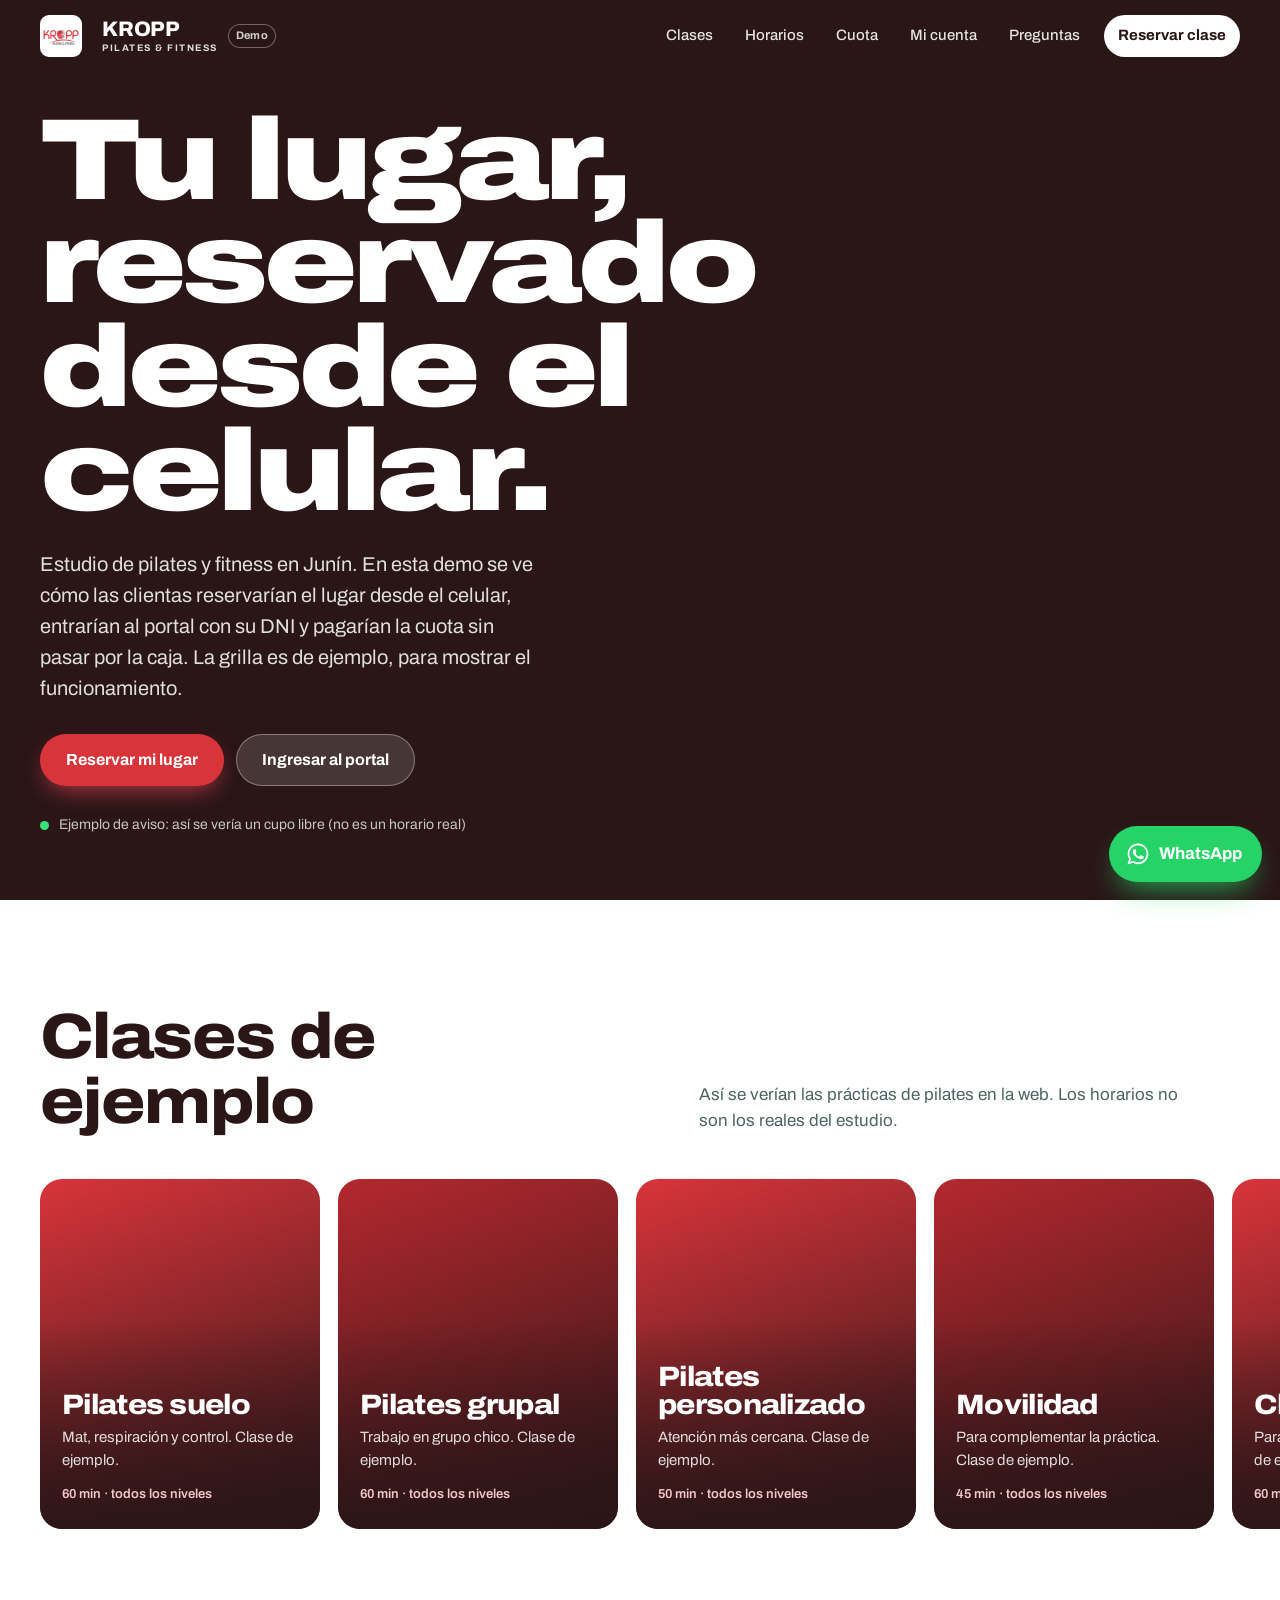
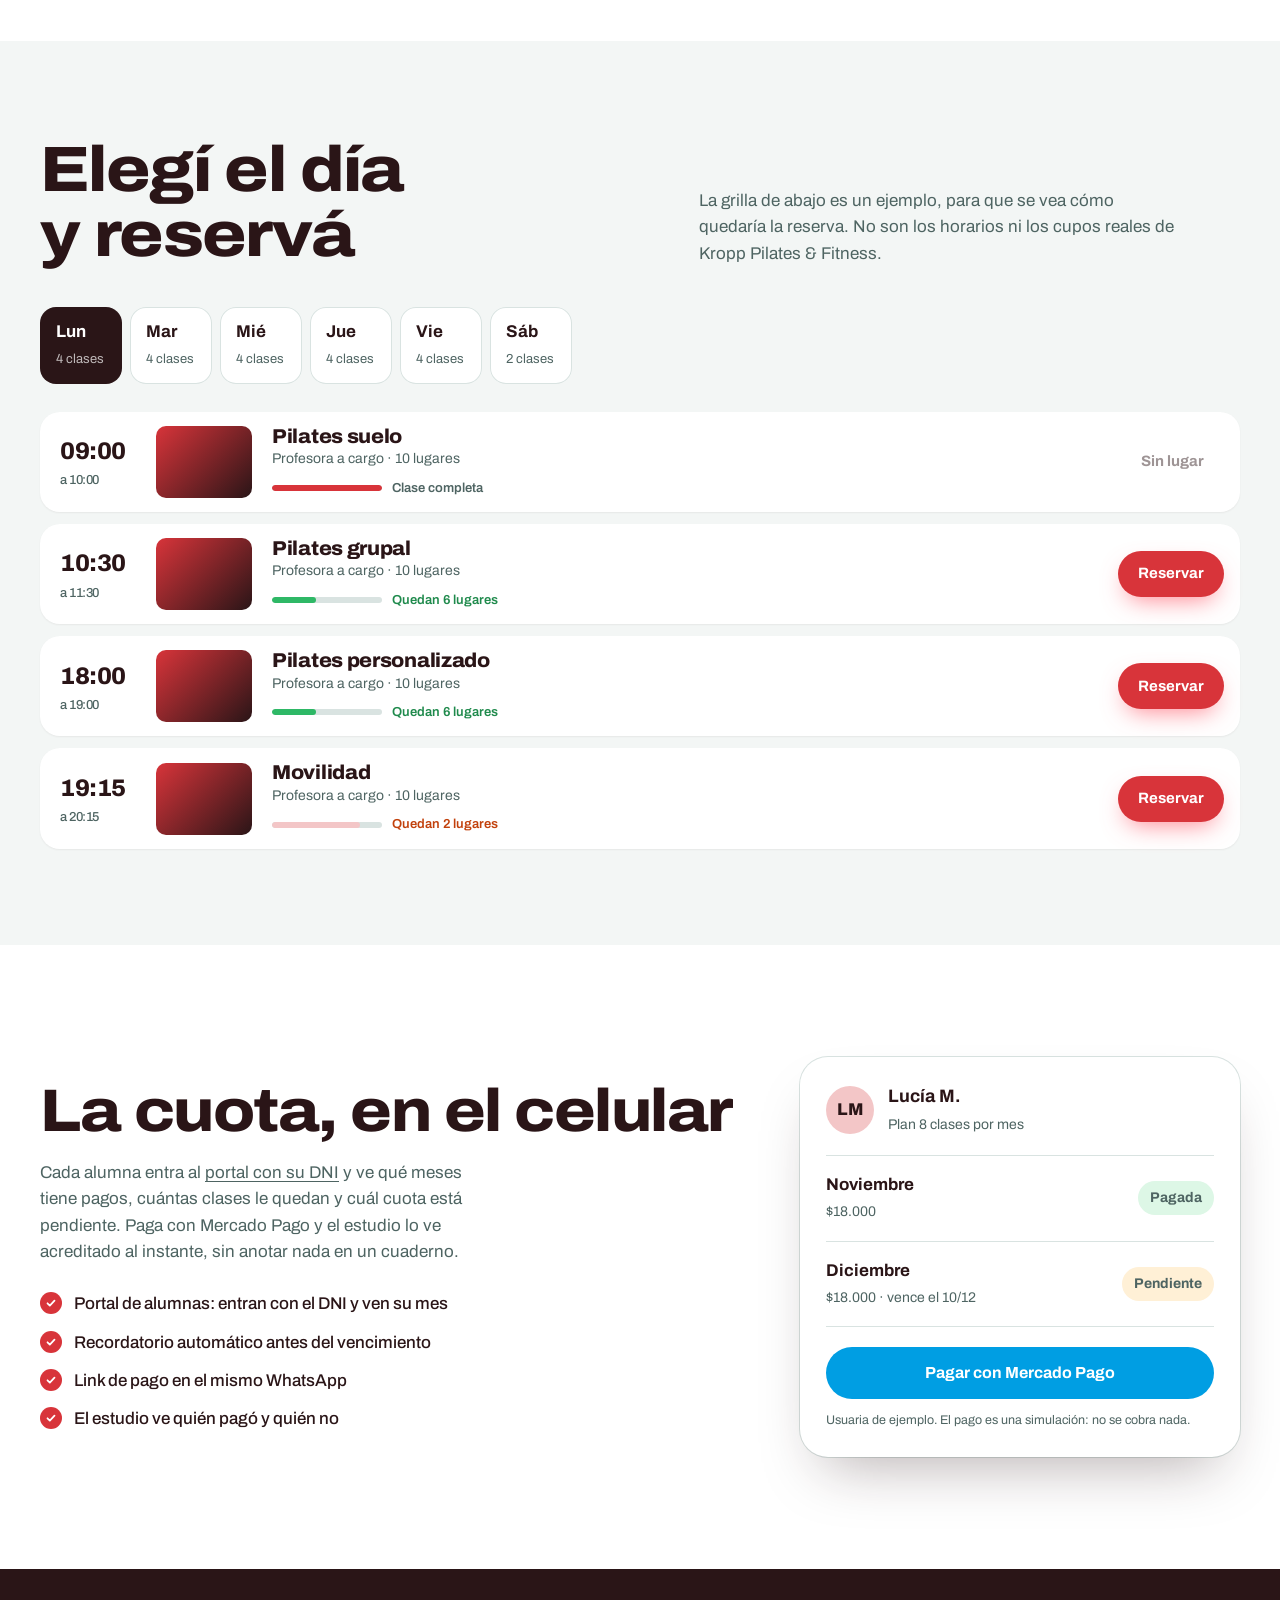
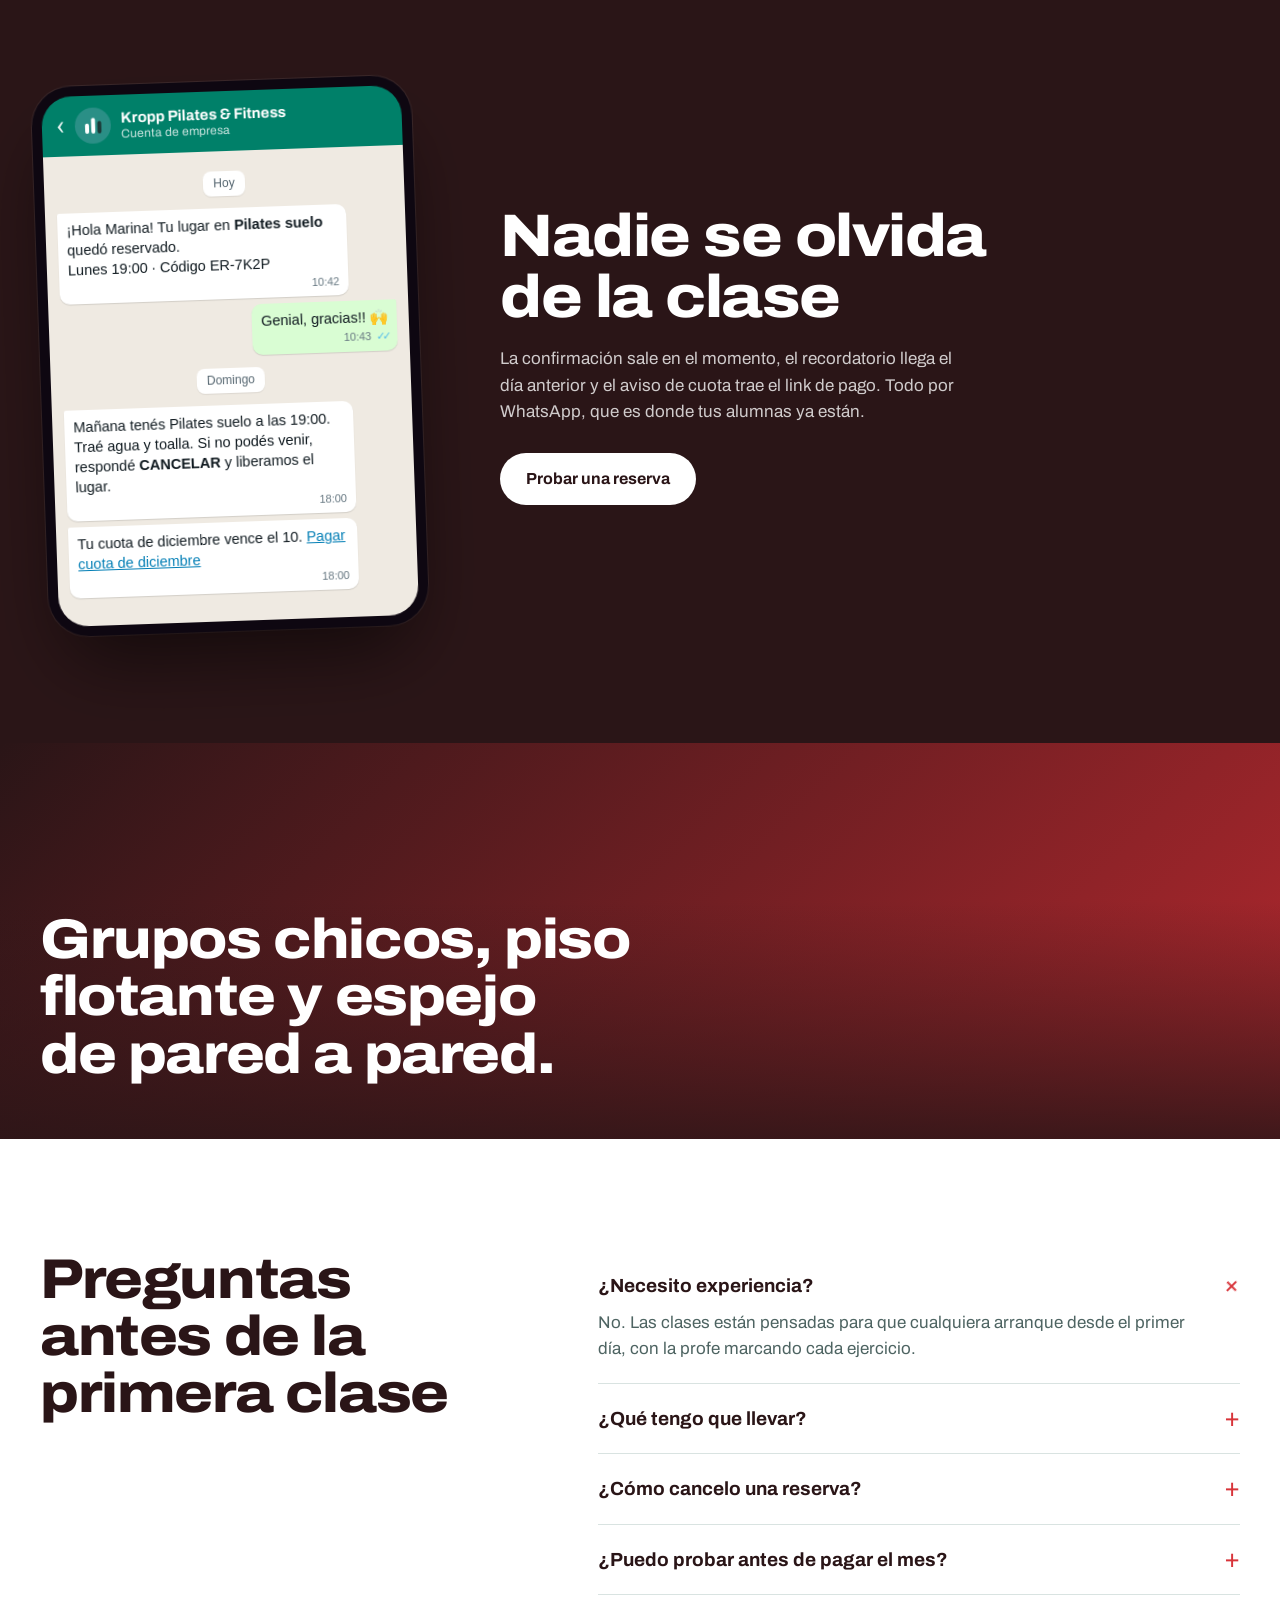
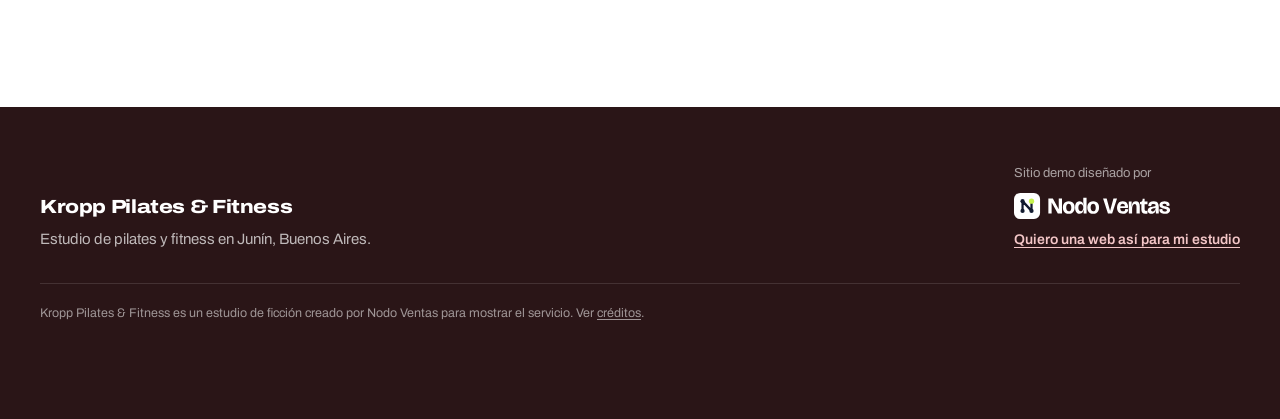
<file: index.html>
<!DOCTYPE html>
<html lang="es-AR">
<head>
  <meta charset="utf-8">
  <meta name="viewport" content="width=device-width, initial-scale=1, viewport-fit=cover">
  <title>Kropp Pilates & Fitness · Junín</title>
  <meta name="description" content="Demo de Nodo Ventas para Kropp Pilates & Fitness, estudio de pilates y fitness en Junín: reserva desde el celular, portal y cuota. Horarios y precios de ejemplo.">
  <meta name="robots" content="noindex, nofollow">
  <meta name="theme-color" content="#1C3A38">
  <link rel="icon" href="favicon.svg" type="image/svg+xml">
  <link rel="preconnect" href="https://fonts.googleapis.com">
  <link rel="preconnect" href="https://fonts.gstatic.com" crossorigin>
  <link href="https://fonts.googleapis.com/css2?family=Archivo:wdth,wght@62..125,400..900&display=swap" rel="stylesheet">
  <link rel="stylesheet" href="styles.css">
</head>
<body>
  <a class="skip" href="#contenido">Saltar al contenido</a>

  <header class="site-header" id="top">
    <div class="wrap header-inner">
      <a class="brand" href="#inicio" aria-label="Kropp Pilates & Fitness, inicio">
        <img src="img/brand/logo.jpg" alt="Logo de Kropp Pilates & Fitness" style="height:42px;width:42px;border-radius:9px;object-fit:cover;display:block;flex:none"><span class="brand-wordmark" aria-hidden="true" style="margin-left:10px"><span class="wm-name">Kropp</span><span class="wm-sub">Pilates &amp; Fitness</span></span>
      </a>
      <a class="demo-tag" href="oferta/" title="Sitio demo hecho por Nodo Ventas">Demo</a>
      <button class="menu-btn" type="button" aria-expanded="false" aria-controls="nav" aria-label="Abrir menú"><span></span><span></span></button>
      <nav class="nav" id="nav">
        <a href="#clases">Clases</a>
        <a href="#horarios">Horarios</a>
        <a href="#cuota">Cuota</a>
        <a href="mi-cuenta/">Mi cuenta</a>
        <a href="#preguntas">Preguntas</a>
        <a class="nav-cta" href="#horarios">Reservar clase</a>
      </nav>
    </div>
  </header>

  <main id="contenido">
    <section class="hero" id="inicio">
      
      <div class="hero-shade" aria-hidden="true"></div>
      <div class="wrap hero-inner">
        <div class="hero-copy">
        <h1 class="hero-title"><span>Tu lugar, reservado</span> <span>desde el celular.</span></h1>
        <p class="hero-lead">Estudio de pilates y fitness en Junín. En esta demo se ve cómo las clientas reservarían el lugar desde el celular, entrarían al portal con su DNI y pagarían la cuota sin pasar por la caja. La grilla es de ejemplo, para mostrar el funcionamiento.</p>
        <div class="hero-actions">
          <a class="btn btn-coral" href="#horarios">Reservar mi lugar</a>
          <a class="btn btn-glass" href="mi-cuenta/">Ingresar al portal</a>
        </div>
        <p class="hero-meta"><span class="live-dot" aria-hidden="true"></span> Ejemplo de aviso: así se vería un cupo libre (no es un horario real)</p>
        </div>
      </div>
    </section>

    <section class="clases" id="clases" aria-labelledby="clases-title">
      <div class="wrap section-head">
        <h2 id="clases-title">Clases de ejemplo</h2>
        <p>Así se verían las prácticas de pilates en la web. Los horarios no son los reales del estudio.</p>
      </div>
      <div class="rail" tabindex="0" aria-label="Clases del estudio">
        <article class="class-tile">
          <div class="tile-copy"><h3>Pilates suelo</h3><p>Mat, respiración y control. Clase de ejemplo.</p><span class="tile-meta">60 min · todos los niveles</span></div>
        </article>
        <article class="class-tile">
          <div class="tile-copy"><h3>Pilates grupal</h3><p>Trabajo en grupo chico. Clase de ejemplo.</p><span class="tile-meta">60 min · todos los niveles</span></div>
        </article>
        <article class="class-tile">
          <div class="tile-copy"><h3>Pilates personalizado</h3><p>Atención más cercana. Clase de ejemplo.</p><span class="tile-meta">50 min · todos los niveles</span></div>
        </article>
        <article class="class-tile">
          <div class="tile-copy"><h3>Movilidad</h3><p>Para complementar la práctica. Clase de ejemplo.</p><span class="tile-meta">45 min · todos los niveles</span></div>
        </article>
        <article class="class-tile">
          <div class="tile-copy"><h3>Clase inicial</h3><p>Para dar los primeros pasos. Clase de ejemplo.</p><span class="tile-meta">60 min · inicial</span></div>
        </article>
        <article class="class-tile">
          <div class="tile-copy"><h3>Cierre suave</h3><p>Estiramiento final. Clase de ejemplo.</p><span class="tile-meta">45 min · todos los niveles</span></div>
        </article>
      </div>
    </section>

    <section class="horarios" id="horarios" aria-labelledby="horarios-title">
      <div class="wrap">
        <div class="section-head">
          <h2 id="horarios-title">Elegí el día y reservá</h2>
          <p>La grilla de abajo es un ejemplo, para que se vea cómo quedaría la reserva. No son los horarios ni los cupos reales de Kropp Pilates & Fitness.</p>
        </div>
        <div class="days" role="tablist" aria-label="Día de la semana" id="days"></div>
        <div class="schedule" id="schedule" role="tabpanel" aria-live="polite"></div>
      </div>
    </section>

    <section class="cuota" id="cuota" aria-labelledby="cuota-title">
      <div class="wrap cuota-grid">
        <div class="cuota-copy">
          <h2 id="cuota-title">La cuota, en el celular</h2>
          <p>Cada alumna entra al <a href="mi-cuenta/">portal con su DNI</a> y ve qué meses tiene pagos, cuántas clases le quedan y cuál cuota está pendiente. Paga con Mercado Pago y el estudio lo ve acreditado al instante, sin anotar nada en un cuaderno.</p>
          <ul class="ticks">
            <li>Portal de alumnas: entran con el DNI y ven su mes</li>
            <li>Recordatorio automático antes del vencimiento</li>
            <li>Link de pago en el mismo WhatsApp</li>
            <li>El estudio ve quién pagó y quién no</li>
          </ul>
        </div>
        <div class="account" aria-label="Cuenta de alumna de ejemplo">
          <div class="account-head">
            <div class="avatar" aria-hidden="true">LM</div>
            <div><strong>Lucía M.</strong><span>Plan 8 clases por mes</span></div>
          </div>
          <div class="fee-row"><div><strong>Noviembre</strong><span>$18.000</span></div><span class="badge badge-ok">Pagada</span></div>
          <div class="fee-row" id="fee-dic"><div><strong>Diciembre</strong><span>$18.000 · vence el 10/12</span></div><span class="badge badge-pend" id="badge-dic">Pendiente</span></div>
          <button class="btn btn-mp" type="button" id="btn-mp">Pagar con Mercado Pago</button>
          <p class="fine-print">Usuaria de ejemplo. El pago es una simulación: no se cobra nada.</p>
        </div>
      </div>
    </section>

    <section class="avisos" aria-labelledby="avisos-title">
      <div class="wrap avisos-grid">
        <div class="phone" aria-hidden="true">
          <div class="wa-top"><span class="wa-back">‹</span><span class="wa-ava"><svg viewBox="0 0 64 64"><rect width="64" height="64" rx="32" fill="#2A8F86"/><rect x="18" y="28" width="7" height="18" rx="3.5" fill="#fff"/><rect x="29" y="18" width="7" height="28" rx="3.5" fill="#fff"/><rect x="40" y="24" width="7" height="22" rx="3.5" fill="#1C3A38"/></svg></span><span class="wa-name"><b>Kropp Pilates & Fitness</b><small>Cuenta de empresa</small></span></div>
          <div class="wa-body">
            <div class="wa-day">Hoy</div>
            <div class="bubble in"><p>¡Hola Marina! Tu lugar en <b>Pilates suelo</b> quedó reservado.<br>Lunes 19:00 · Código ER-7K2P</p><time>10:42</time></div>
            <div class="bubble out"><p>Genial, gracias!! 🙌</p><time>10:43 <span class="ticks-blue">✓✓</span></time></div>
            <div class="wa-day">Domingo</div>
            <div class="bubble in"><p>Mañana tenés Pilates suelo a las 19:00. Traé agua y toalla. Si no podés venir, respondé <b>CANCELAR</b> y liberamos el lugar.</p><time>18:00</time></div>
            <div class="bubble in"><p>Tu cuota de diciembre vence el 10. <span class="wa-link">Pagar cuota de diciembre</span></p><time>18:00</time></div>
          </div>
        </div>
        <div class="avisos-copy">
          <h2 id="avisos-title">Nadie se olvida de la clase</h2>
          <p>La confirmación sale en el momento, el recordatorio llega el día anterior y el aviso de cuota trae el link de pago. Todo por WhatsApp, que es donde tus alumnas ya están.</p>
          <a class="btn btn-ink" href="#horarios">Probar una reserva</a>
        </div>
      </div>
    </section>

    <section class="sala" aria-label="El estudio">
      <div class="wrap sala-copy">
        <h2>Grupos chicos, piso flotante y espejo de pared a pared.</h2>
      </div>
    </section>

    <section class="faq" id="preguntas" aria-labelledby="faq-title">
      <div class="wrap faq-grid">
        <h2 id="faq-title">Preguntas antes de la primera clase</h2>
        <div>
          <details open><summary>¿Necesito experiencia?</summary><p>No. Las clases están pensadas para que cualquiera arranque desde el primer día, con la profe marcando cada ejercicio.</p></details>
          <details><summary>¿Qué tengo que llevar?</summary><p>Zapatillas cómodas, ropa para moverte, agua y una toalla chica. Las colchonetas las pone el estudio.</p></details>
          <details><summary>¿Cómo cancelo una reserva?</summary><p>Respondé CANCELAR al WhatsApp de confirmación hasta 2 horas antes. El lugar se libera para otra alumna.</p></details>
          <details><summary>¿Puedo probar antes de pagar el mes?</summary><p>Sí, la primera clase es de prueba. Reservala como cualquier otra y avisanos que es tu primera vez.</p></details>
        </div>
      </div>
    </section>
  </main>

  <footer class="site-footer">
    <div class="wrap footer-grid">
      <div class="footer-brand">
        <span class="brand-name">Kropp Pilates & Fitness</span>
        <p>Estudio de pilates y fitness en Junín, Buenos Aires.</p>
      </div>
      <div class="made-by">
        <span>Sitio demo diseñado por</span>
        <a href="oferta/" aria-label="Nodo Ventas, ver la oferta"><img src="img/nodo/nodo-ventas-logo-blanco.svg" alt="Nodo Ventas" width="150" height="25"></a>
        <a class="made-link" href="oferta/">Quiero una web así para mi estudio</a>
      </div>
    </div>
    <p class="wrap legal">Kropp Pilates & Fitness es un estudio de ficción creado por Nodo Ventas para mostrar el servicio. Ver <a href="CREDITS.md">créditos</a>.</p>
  </footer>

  <a class="wa-float" href="https://wa.me/5491100000000?text=Hola%21%20Quiero%20reservar%20una%20clase%20de%20prueba" id="btn-wa" target="_blank" rel="noopener" aria-label="Escribir por WhatsApp">
    <svg viewBox="0 0 32 32" aria-hidden="true"><path fill="currentColor" d="M16 3C9 3 3.3 8.6 3.3 15.6c0 2.4.7 4.7 1.9 6.7L3 29l6.9-2.1c1.9 1 4 1.6 6.1 1.6 7 0 12.7-5.6 12.7-12.6S23 3 16 3zm0 23.2c-1.9 0-3.8-.5-5.4-1.5l-.4-.2-4.1 1.2 1.2-4-.3-.4a10.4 10.4 0 0 1-1.6-5.6C5.4 9.9 10.1 5.3 16 5.3s10.6 4.6 10.6 10.3S21.9 26.2 16 26.2zm5.8-7.7c-.3-.2-1.9-.9-2.2-1-.3-.1-.5-.2-.7.2-.2.3-.8 1-1 1.2-.2.2-.4.2-.7.1-.3-.2-1.3-.5-2.5-1.6-.9-.8-1.6-1.8-1.7-2.1-.2-.3 0-.5.1-.6l.5-.6c.2-.2.2-.3.3-.6.1-.2 0-.4 0-.6l-1-2.4c-.3-.6-.5-.5-.7-.5h-.6c-.2 0-.6.1-.9.4-.3.3-1.2 1.1-1.2 2.7s1.2 3.2 1.4 3.4c.2.2 2.4 3.6 5.8 5 2.9 1.1 3.4.9 4 .8.6-.1 1.9-.8 2.2-1.5.3-.8.3-1.4.2-1.5-.1-.2-.3-.3-.6-.4z"/></svg>
    <span>WhatsApp</span>
  </a>

  <div class="modal" id="modal-reserva" hidden>
    <div class="sheet" role="dialog" aria-modal="true" aria-labelledby="reserva-titulo">
      <button class="sheet-x" type="button" data-close aria-label="Cerrar">×</button>
      <div id="reserva-form">
        <h2 id="reserva-titulo">Reservar lugar</h2>
        <p class="class-resume" id="reserva-resumen"></p>
        <label for="nombre">Tu nombre</label>
        <input id="nombre" name="nombre" autocomplete="name" required placeholder="Marina López">
        <label for="whatsapp">Tu WhatsApp</label>
        <input id="whatsapp" name="whatsapp" inputmode="tel" autocomplete="tel" required placeholder="362 455-0000">
        <button class="btn btn-coral btn-block" type="button" id="btn-confirmar">Confirmar reserva</button>
        <p class="fine-print">Demo: los datos quedan solo en este celular y no se envía ningún mensaje.</p>
      </div>
      <div id="reserva-ok" hidden>
        <div class="ok-head">
          <span class="ok-check" aria-hidden="true"><svg viewBox="0 0 24 24"><path d="M5 12.5l4.2 4.2L19 7" fill="none" stroke="currentColor" stroke-width="2.6" stroke-linecap="round" stroke-linejoin="round"/></svg></span>
          <div><h2>Lugar reservado</h2><p class="class-resume" id="ok-resumen"></p></div>
        </div>
        <p class="wa-label">Este WhatsApp le llega a la alumna:</p>
        <div class="wa-mini">
          <div class="wa-top"><span class="wa-ava"><svg viewBox="0 0 64 64"><rect width="64" height="64" rx="32" fill="#2A8F86"/><rect x="18" y="28" width="7" height="18" rx="3.5" fill="#fff"/><rect x="29" y="18" width="7" height="28" rx="3.5" fill="#fff"/><rect x="40" y="24" width="7" height="22" rx="3.5" fill="#1C3A38"/></svg></span><span class="wa-name"><b>Kropp Pilates & Fitness</b><small>en línea</small></span></div>
          <div class="wa-body"><div class="bubble in" id="ok-wa"></div></div>
        </div>
        <button class="btn btn-ink btn-block" type="button" data-close>Listo</button>
      </div>
    </div>
  </div>

  <div class="modal" id="modal-pago" hidden>
    <div class="sheet" role="dialog" aria-modal="true" aria-labelledby="pago-titulo">
      <button class="sheet-x" type="button" data-close aria-label="Cerrar">×</button>
      <div id="pago-form">
        <h2 id="pago-titulo">Cuota de diciembre</h2>
        <p class="pay-amount">$18.000</p>
        <p class="class-resume">Plan 8 clases · Kropp Pilates & Fitness</p>
        <fieldset class="pay-methods">
          <legend>Medio de pago</legend>
          <label><input type="radio" name="pm" checked> Dinero en cuenta de Mercado Pago</label>
          <label><input type="radio" name="pm"> Tarjeta de débito o crédito</label>
        </fieldset>
        <button class="btn btn-mp btn-block" type="button" id="btn-pagar">Pagar $18.000</button>
        <p class="fine-print">Simulación de demo: no se abre un checkout real ni se cobra nada.</p>
      </div>
      <div id="pago-ok" hidden>
        <div class="ok-head">
          <span class="ok-check" aria-hidden="true"><svg viewBox="0 0 24 24"><path d="M5 12.5l4.2 4.2L19 7" fill="none" stroke="currentColor" stroke-width="2.6" stroke-linecap="round" stroke-linejoin="round"/></svg></span>
          <div><h2>Pago aprobado</h2><p class="class-resume">Diciembre quedó acreditado en tu cuenta.</p></div>
        </div>
        <button class="btn btn-ink btn-block" type="button" data-close>Volver</button>
      </div>
    </div>
  </div>

  <script src="app.js"></script>
</body>
</html>
</file>
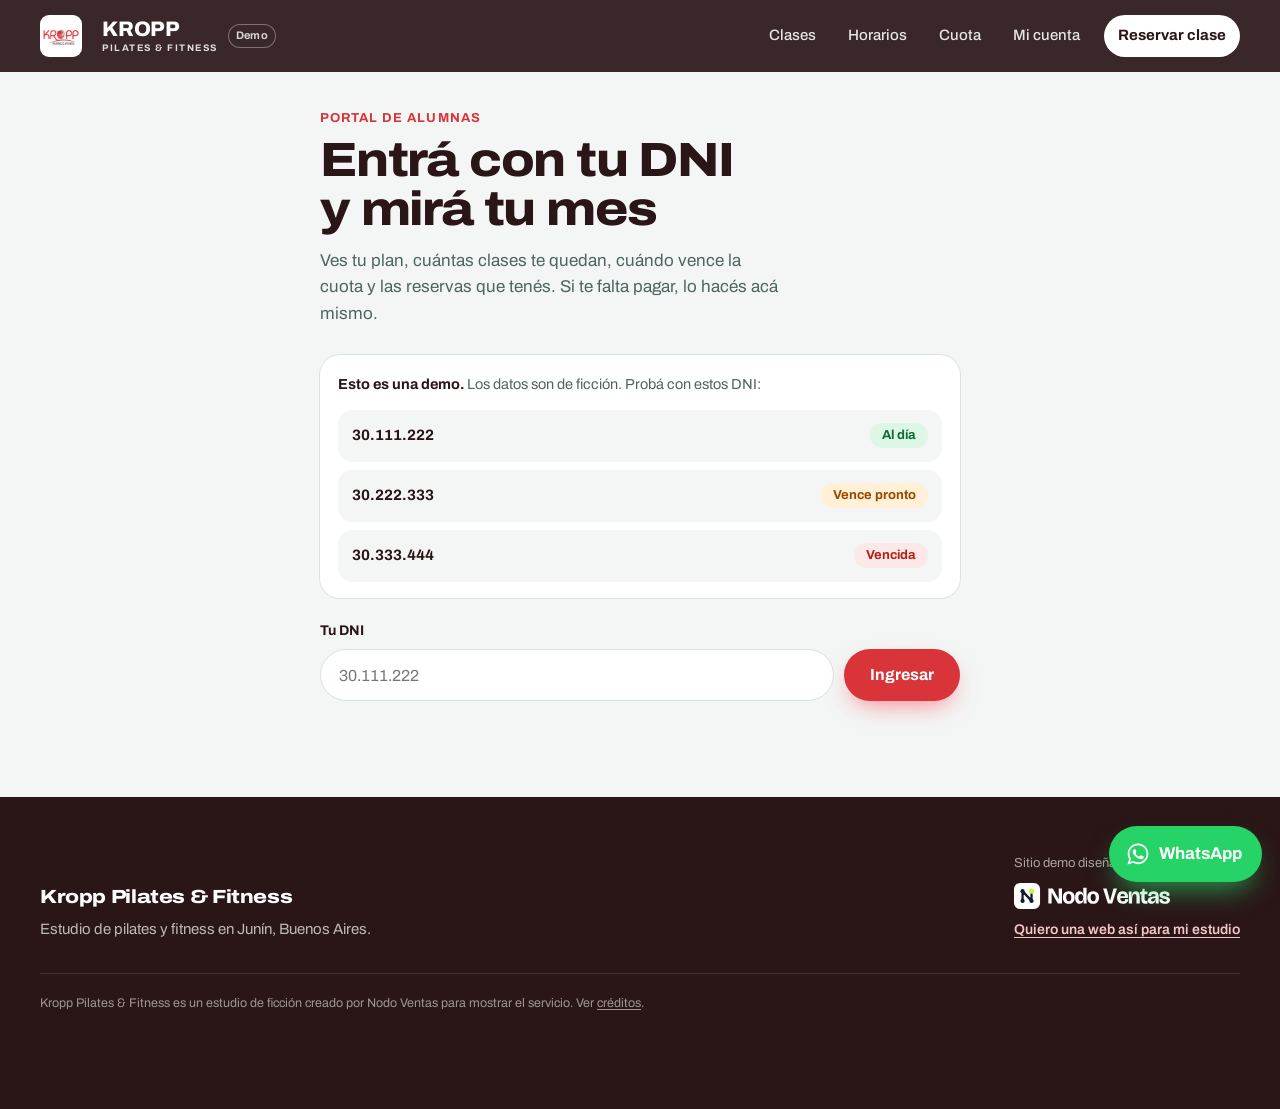
<file: mi-cuenta/index.html>
<!DOCTYPE html>
<html lang="es-AR">
<head>
  <meta charset="utf-8">
  <meta name="viewport" content="width=device-width, initial-scale=1, viewport-fit=cover">
  <title>Portal de alumnas · Kropp Pilates & Fitness</title>
  <meta name="description" content="Entrá con tu DNI y mirá tu plan, cuántas clases te quedan, cuándo vence la cuota y tus reservas. Sitio demo creado por Nodo Ventas.">
  <meta name="robots" content="noindex, nofollow">
  <meta name="theme-color" content="#1C3A38">
  <link rel="icon" href="../favicon.svg" type="image/svg+xml">
  <link rel="preconnect" href="https://fonts.googleapis.com">
  <link rel="preconnect" href="https://fonts.gstatic.com" crossorigin>
  <link href="https://fonts.googleapis.com/css2?family=Archivo:wdth,wght@62..125,400..900&display=swap" rel="stylesheet">
  <link rel="stylesheet" href="../styles.css">
  <link rel="stylesheet" href="portal.css">
</head>
<body class="subpage">
  <a class="skip" href="#contenido">Saltar al contenido</a>

  <header class="site-header solid" id="top">
    <div class="wrap header-inner">
      <a class="brand" href="../" aria-label="Kropp Pilates & Fitness, inicio">
        <img src="../img/brand/logo.jpg" alt="Logo de Kropp Pilates & Fitness" style="height:42px;width:42px;border-radius:9px;object-fit:cover;display:block;flex:none"><span class="brand-wordmark" aria-hidden="true" style="margin-left:10px"><span class="wm-name">Kropp</span><span class="wm-sub">Pilates &amp; Fitness</span></span>
      </a>
      <a class="demo-tag" href="../oferta/" title="Sitio demo hecho por Nodo Ventas">Demo</a>
      <button class="menu-btn" type="button" aria-expanded="false" aria-controls="nav" aria-label="Abrir menú"><span></span><span></span></button>
      <nav class="nav" id="nav">
        <a href="../#clases">Clases</a>
        <a href="../#horarios">Horarios</a>
        <a href="../#cuota">Cuota</a>
        <a href="./" aria-current="page">Mi cuenta</a>
        <a class="nav-cta" href="../#horarios">Reservar clase</a>
      </nav>
    </div>
  </header>

  <main id="contenido" class="portal">
    <div class="wrap portal-wrap">
      <p class="portal-kicker">Portal de alumnas</p>
      <h1>Entrá con tu DNI y mirá tu mes</h1>
      <p class="portal-lead">Ves tu plan, cuántas clases te quedan, cuándo vence la cuota y las reservas que tenés. Si te falta pagar, lo hacés acá mismo.</p>

      <aside class="demo-banner" aria-label="Datos de la demo">
        <p><strong>Esto es una demo.</strong> Los datos son de ficción. Probá con estos DNI:</p>
        <div class="dni-hints">
          <button type="button" class="hint" data-dni="30111222">30.111.222 <span class="badge badge-ok">Al día</span></button>
          <button type="button" class="hint" data-dni="30222333">30.222.333 <span class="badge badge-pend">Vence pronto</span></button>
          <button type="button" class="hint" data-dni="30333444">30.333.444 <span class="badge badge-late">Vencida</span></button>
        </div>
      </aside>

      <form id="login-form" class="dni-form">
        <label for="dni">Tu DNI</label>
        <div class="dni-row">
          <input id="dni" name="dni" inputmode="numeric" autocomplete="off" required placeholder="30.111.222" aria-describedby="dni-error">
          <button class="btn btn-coral" type="submit">Ingresar</button>
        </div>
        <p class="form-error" id="dni-error" hidden>No encontramos ese DNI. En la demo usá uno de los tres de arriba.</p>
      </form>

      <section id="account-panel" class="account portal-account" hidden aria-live="polite"></section>
    </div>
  </main>

  <footer class="site-footer">
    <div class="wrap footer-grid">
      <div class="footer-brand">
        <span class="brand-name">Kropp Pilates & Fitness</span>
        <p>Estudio de pilates y fitness en Junín, Buenos Aires.</p>
      </div>
      <div class="made-by">
        <span>Sitio demo diseñado por</span>
        <a href="../oferta/" aria-label="Nodo Ventas, ver la oferta"><img src="../img/nodo/nodo-ventas-logo-blanco.svg" alt="Nodo Ventas" width="150" height="25"></a>
        <a class="made-link" href="../oferta/">Quiero una web así para mi estudio</a>
      </div>
    </div>
    <p class="wrap legal">Kropp Pilates & Fitness es un estudio de ficción creado por Nodo Ventas para mostrar el servicio. Ver <a href="../CREDITS.md">créditos</a>.</p>
  </footer>

  <a class="wa-float" href="https://wa.me/5491100000000?text=Hola%21%20Quiero%20reservar%20una%20clase%20de%20prueba" target="_blank" rel="noopener" aria-label="Escribir por WhatsApp">
    <svg viewBox="0 0 32 32" aria-hidden="true"><path fill="currentColor" d="M16 3C9 3 3.3 8.6 3.3 15.6c0 2.4.7 4.7 1.9 6.7L3 29l6.9-2.1c1.9 1 4 1.6 6.1 1.6 7 0 12.7-5.6 12.7-12.6S23 3 16 3zm0 23.2c-1.9 0-3.8-.5-5.4-1.5l-.4-.2-4.1 1.2 1.2-4-.3-.4a10.4 10.4 0 0 1-1.6-5.6C5.4 9.9 10.1 5.3 16 5.3s10.6 4.6 10.6 10.3S21.9 26.2 16 26.2zm5.8-7.7c-.3-.2-1.9-.9-2.2-1-.3-.1-.5-.2-.7.2-.2.3-.8 1-1 1.2-.2.2-.4.2-.7.1-.3-.2-1.3-.5-2.5-1.6-.9-.8-1.6-1.8-1.7-2.1-.2-.3 0-.5.1-.6l.5-.6c.2-.2.2-.3.3-.6.1-.2 0-.4 0-.6l-1-2.4c-.3-.6-.5-.5-.7-.5h-.6c-.2 0-.6.1-.9.4-.3.3-1.2 1.1-1.2 2.7s1.2 3.2 1.4 3.4c.2.2 2.4 3.6 5.8 5 2.9 1.1 3.4.9 4 .8.6-.1 1.9-.8 2.2-1.5.3-.8.3-1.4.2-1.5-.1-.2-.3-.3-.6-.4z"/></svg>
    <span>WhatsApp</span>
  </a>

  <div class="modal" id="modal-pago" hidden>
    <div class="sheet" role="dialog" aria-modal="true" aria-labelledby="pago-titulo">
      <button class="sheet-x" type="button" data-close aria-label="Cerrar">×</button>
      <div id="pago-form">
        <h2 id="pago-titulo">Cuota de noviembre</h2>
        <p class="pay-amount">$18.000</p>
        <p class="class-resume" id="pago-resumen">Plan 8 clases · Kropp Pilates & Fitness</p>
        <fieldset class="pay-methods">
          <legend>Medio de pago</legend>
          <label><input type="radio" name="pm" checked> Dinero en cuenta de Mercado Pago</label>
          <label><input type="radio" name="pm"> Tarjeta de débito o crédito</label>
        </fieldset>
        <button class="btn btn-mp btn-block" type="button" id="btn-pagar">Pagar $18.000</button>
        <p class="fine-print">Simulación de demo: no se abre un checkout real ni se cobra nada.</p>
      </div>
      <div id="pago-ok" hidden>
        <div class="ok-head">
          <span class="ok-check" aria-hidden="true"><svg viewBox="0 0 24 24"><path d="M5 12.5l4.2 4.2L19 7" fill="none" stroke="currentColor" stroke-width="2.6" stroke-linecap="round" stroke-linejoin="round"/></svg></span>
          <div><h2>Pago aprobado</h2><p class="class-resume">La cuota quedó acreditada en tu cuenta.</p></div>
        </div>
        <button class="btn btn-ink btn-block" type="button" data-close>Volver</button>
      </div>
    </div>
  </div>

  <script src="portal.js"></script>
</body>
</html>
</file>
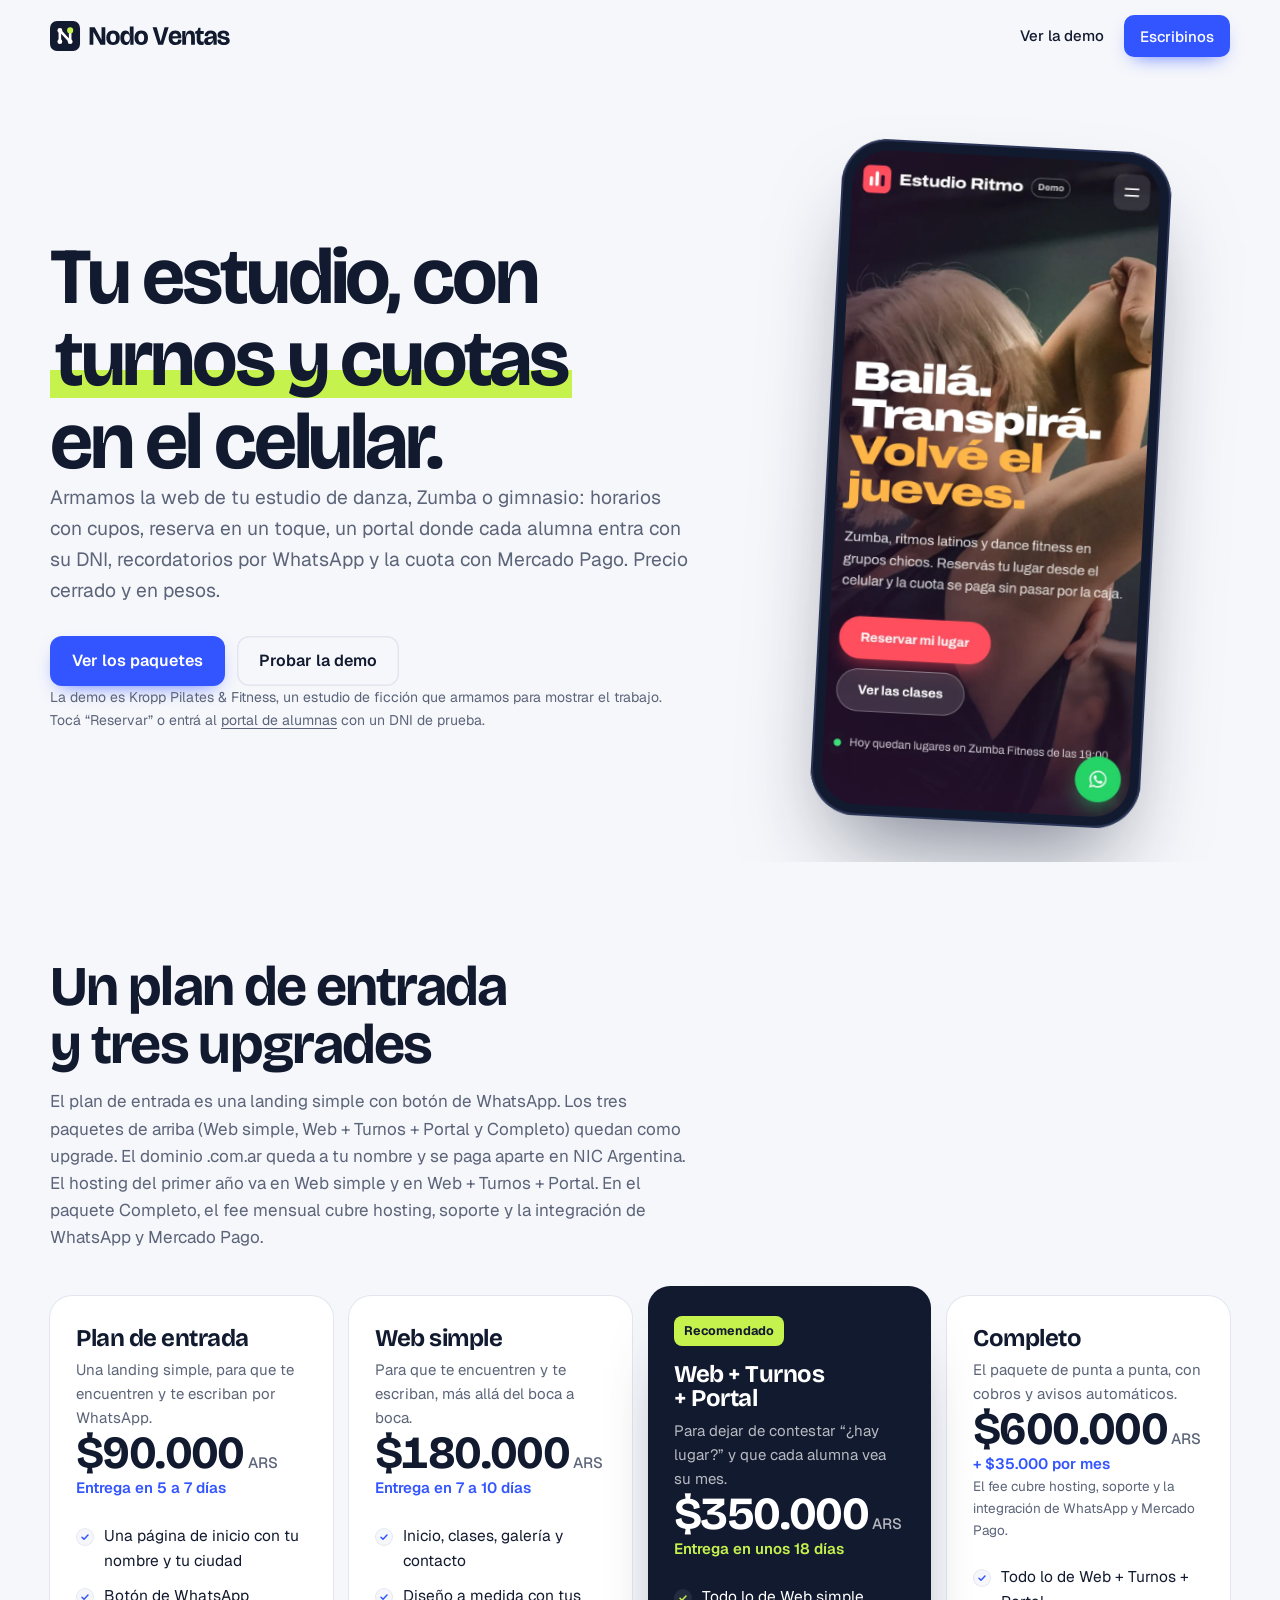
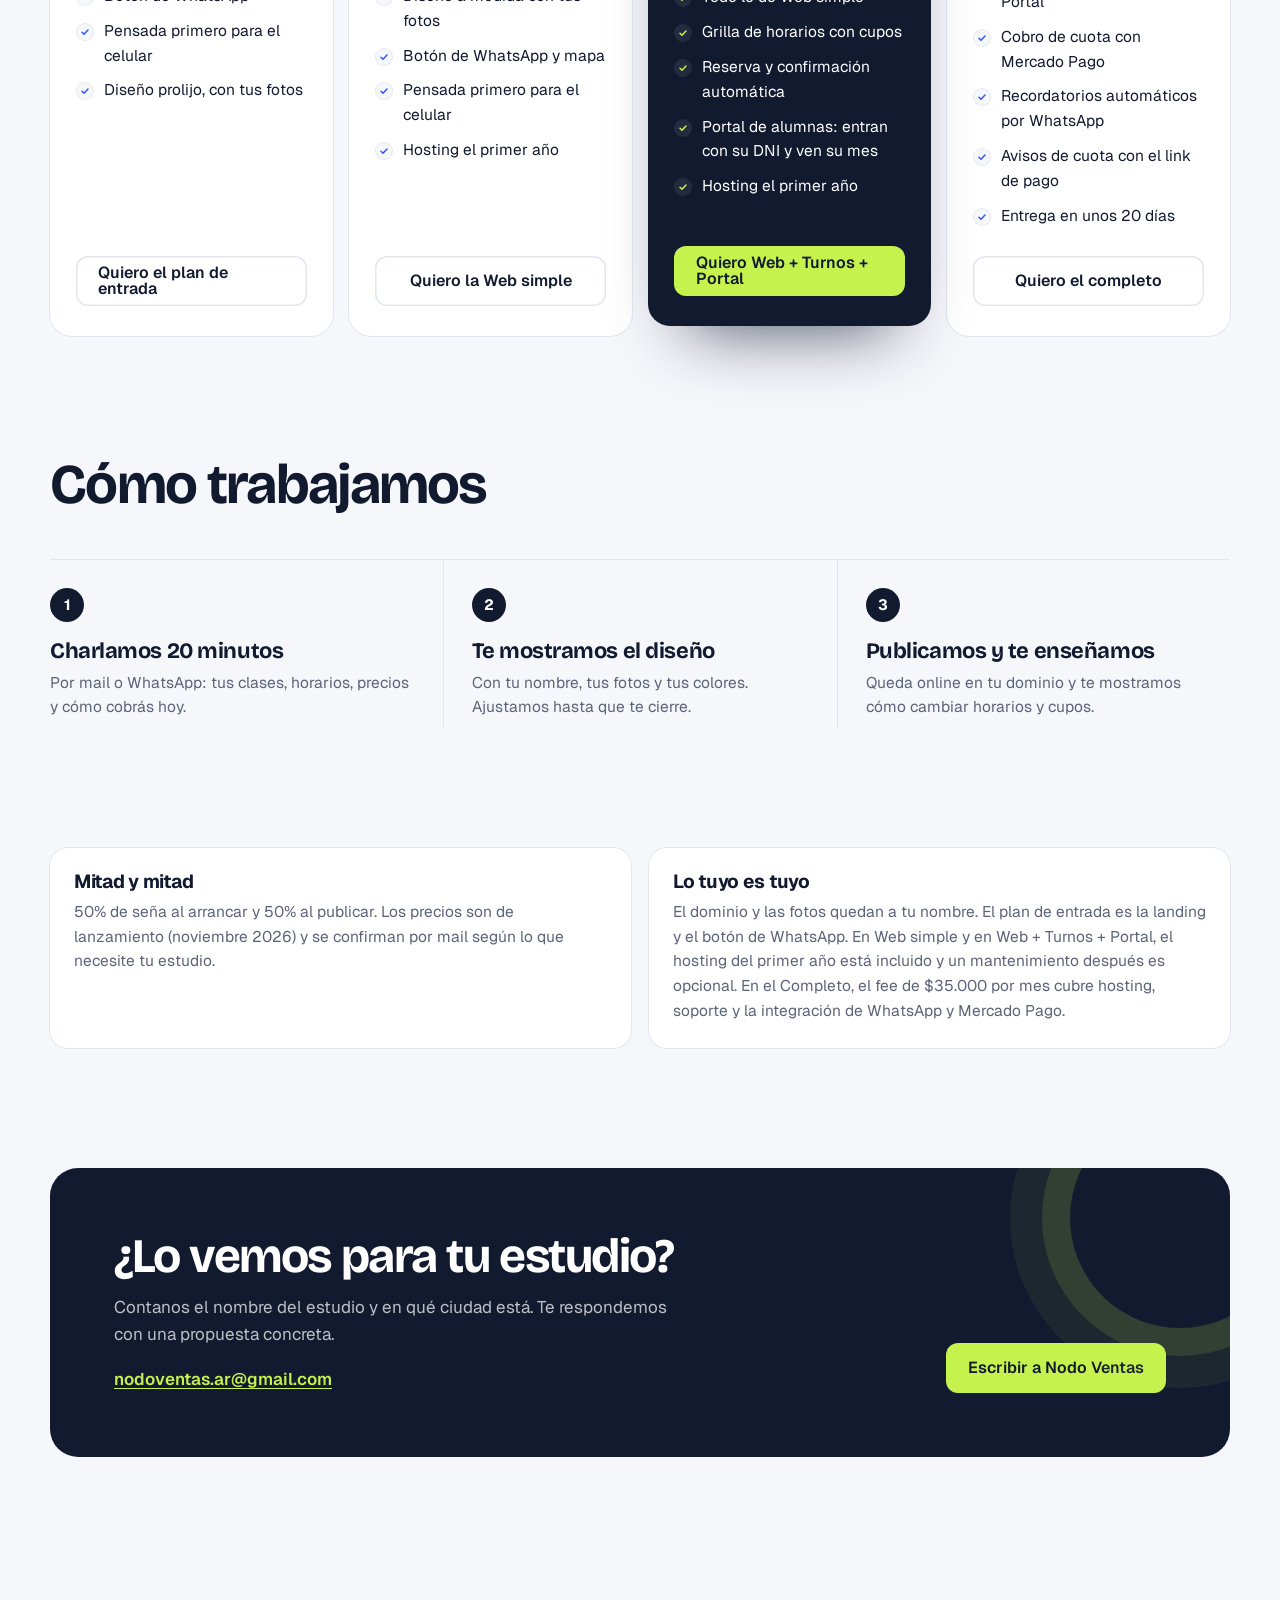
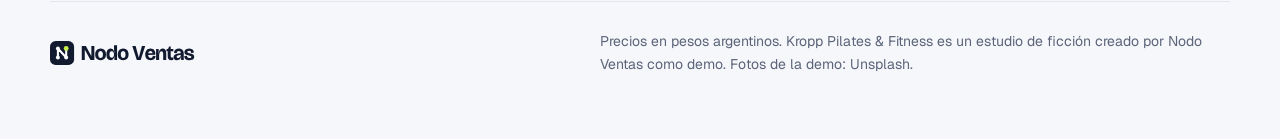
<file: oferta/index.html>
<!DOCTYPE html>
<html lang="es-AR">
<head>
  <meta charset="utf-8">
  <meta name="viewport" content="width=device-width, initial-scale=1">
  <title>Webs con turnos y cobros para estudios · Nodo Ventas</title>
  <meta name="description" content="Nodo Ventas arma webs para estudios de danza, Zumba, yoga, pilates, academias y centros de belleza: landing de entrada, horarios, reserva, portal de alumnas, recordatorios por WhatsApp y cuota con Mercado Pago.">
  <meta name="robots" content="noindex, nofollow">
  <meta name="theme-color" content="#F6F7FB">
  <link rel="icon" href="../img/nodo/favicon.svg" type="image/svg+xml">
  <link rel="preconnect" href="https://fonts.googleapis.com">
  <link rel="preconnect" href="https://fonts.gstatic.com" crossorigin>
  <link href="https://fonts.googleapis.com/css2?family=Bricolage+Grotesque:opsz,wght@12..96,600..800&family=Geist:wght@400..700&display=swap" rel="stylesheet">
  <link rel="stylesheet" href="../nodo.css">
</head>
<body class="nv">
  <header class="nv-header">
    <div class="nv-wrap">
      <a class="nv-logo" href="./"><img src="../img/nodo/nodo-ventas-logo.svg" alt="Nodo Ventas" width="182" height="30"></a>
      <nav class="nv-nav">
        <a class="nv-hide-sm" href="../">Ver la demo</a>
        <a class="nv-btn nv-btn-primary" href="mailto:nodoventas.ar@gmail.com?subject=Quiero%20una%20web%20para%20mi%20estudio">Escribinos</a>
      </nav>
    </div>
  </header>

  <main>
    <section class="nv-hero">
      <div class="nv-wrap">
        <div>
          <h1>Tu estudio, con <span class="nv-mark">turnos y cuotas</span> en el celular.</h1>
          <p class="nv-lead">Armamos la web de tu estudio de danza, Zumba o gimnasio: horarios con cupos, reserva en un toque, un portal donde cada alumna entra con su DNI, recordatorios por WhatsApp y la cuota con Mercado Pago. Precio cerrado y en pesos.</p>
          <div class="nv-cta-row">
            <a class="nv-btn nv-btn-primary" href="#paquetes">Ver los paquetes</a>
            <a class="nv-btn nv-btn-line" href="../">Probar la demo</a>
          </div>
          <p class="nv-note">La demo es Kropp Pilates & Fitness, un estudio de ficción que armamos para mostrar el trabajo. Tocá “Reservar” o entrá al <a href="../mi-cuenta/">portal de alumnas</a> con un DNI de prueba.</p>
        </div>
        <div class="nv-device"><img src="../img/nodo/demo-movil.webp" alt="La demo de Kropp Pilates & Fitness en un celular" width="390" height="800"></div>
      </div>
    </section>

    <section class="nv-section" id="paquetes">
      <div class="nv-wrap">
        <div class="nv-head">
          <h2>Un plan de entrada y tres upgrades</h2>
          <p>El plan de entrada es una landing simple con botón de WhatsApp. Los tres paquetes de arriba (Web simple, Web + Turnos + Portal y Completo) quedan como upgrade. El dominio .com.ar queda a tu nombre y se paga aparte en NIC Argentina. El hosting del primer año va en Web simple y en Web + Turnos + Portal. En el paquete Completo, el fee mensual cubre hosting, soporte y la integración de WhatsApp y Mercado Pago.</p>
        </div>
        <div class="nv-plans">
          <article class="nv-plan">
            <h3>Plan de entrada</h3>
            <p class="nv-for">Una landing simple, para que te encuentren y te escriban por WhatsApp.</p>
            <p class="nv-price">$90.000<small>ARS</small></p>
            <p class="nv-fee">Entrega en 5 a 7 días</p>
            <ul>
              <li>Una página de inicio con tu nombre y tu ciudad</li>
              <li>Botón de WhatsApp</li>
              <li>Pensada primero para el celular</li>
              <li>Diseño prolijo, con tus fotos</li>
            </ul>
            <a class="nv-btn nv-btn-line" href="mailto:nodoventas.ar@gmail.com?subject=Plan%20de%20entrada">Quiero el plan de entrada</a>
          </article>
          <article class="nv-plan">
            <h3>Web simple</h3>
            <p class="nv-for">Para que te encuentren y te escriban, más allá del boca a boca.</p>
            <p class="nv-price">$180.000<small>ARS</small></p>
            <p class="nv-fee">Entrega en 7 a 10 días</p>
            <ul>
              <li>Inicio, clases, galería y contacto</li>
              <li>Diseño a medida con tus fotos</li>
              <li>Botón de WhatsApp y mapa</li>
              <li>Pensada primero para el celular</li>
              <li>Hosting el primer año</li>
            </ul>
            <a class="nv-btn nv-btn-line" href="mailto:nodoventas.ar@gmail.com?subject=Paquete%20Web%20simple">Quiero la Web simple</a>
          </article>
          <article class="nv-plan nv-featured">
            <span class="nv-flag">Recomendado</span>
            <h3>Web + Turnos + Portal</h3>
            <p class="nv-for">Para dejar de contestar “¿hay lugar?” y que cada alumna vea su mes.</p>
            <p class="nv-price">$350.000<small>ARS</small></p>
            <p class="nv-fee">Entrega en unos 18 días</p>
            <ul>
              <li>Todo lo de Web simple</li>
              <li>Grilla de horarios con cupos</li>
              <li>Reserva y confirmación automática</li>
              <li>Portal de alumnas: entran con su DNI y ven su mes</li>
              <li>Hosting el primer año</li>
            </ul>
            <a class="nv-btn nv-btn-lime" href="mailto:nodoventas.ar@gmail.com?subject=Paquete%20Web%20%2B%20Turnos%20%2B%20Portal">Quiero Web + Turnos + Portal</a>
          </article>
          <article class="nv-plan">
            <h3>Completo</h3>
            <p class="nv-for">El paquete de punta a punta, con cobros y avisos automáticos.</p>
            <p class="nv-price">$600.000<small>ARS</small></p>
            <p class="nv-fee">+ $35.000 por mes</p>
            <p class="nv-fee-note">El fee cubre hosting, soporte y la integración de WhatsApp y Mercado Pago.</p>
            <ul>
              <li>Todo lo de Web + Turnos + Portal</li>
              <li>Cobro de cuota con Mercado Pago</li>
              <li>Recordatorios automáticos por WhatsApp</li>
              <li>Avisos de cuota con el link de pago</li>
              <li>Entrega en unos 20 días</li>
            </ul>
            <a class="nv-btn nv-btn-line" href="mailto:nodoventas.ar@gmail.com?subject=Paquete%20Completo">Quiero el completo</a>
          </article>
        </div>
      </div>
    </section>

    <section class="nv-section" style="padding-top:24px">
      <div class="nv-wrap">
        <div class="nv-head"><h2>Cómo trabajamos</h2></div>
        <div class="nv-steps">
          <div class="nv-step"><h3>Charlamos 20 minutos</h3><p>Por mail o WhatsApp: tus clases, horarios, precios y cómo cobrás hoy.</p></div>
          <div class="nv-step"><h3>Te mostramos el diseño</h3><p>Con tu nombre, tus fotos y tus colores. Ajustamos hasta que te cierre.</p></div>
          <div class="nv-step"><h3>Publicamos y te enseñamos</h3><p>Queda online en tu dominio y te mostramos cómo cambiar horarios y cupos.</p></div>
        </div>
      </div>
    </section>

    <section class="nv-section" style="padding-top:24px">
      <div class="nv-wrap nv-terms">
        <div class="nv-term"><h3>Mitad y mitad</h3><p>50% de seña al arrancar y 50% al publicar. Los precios son de lanzamiento (noviembre 2026) y se confirman por mail según lo que necesite tu estudio.</p></div>
        <div class="nv-term"><h3>Lo tuyo es tuyo</h3><p>El dominio y las fotos quedan a tu nombre. El plan de entrada es la landing y el botón de WhatsApp. En Web simple y en Web + Turnos + Portal, el hosting del primer año está incluido y un mantenimiento después es opcional. En el Completo, el fee de $35.000 por mes cubre hosting, soporte y la integración de WhatsApp y Mercado Pago.</p></div>
      </div>
    </section>

    <section class="nv-section" style="padding-top:24px">
      <div class="nv-wrap">
        <div class="nv-cta">
          <div>
            <h2>¿Lo vemos para tu estudio?</h2>
            <p>Contanos el nombre del estudio y en qué ciudad está. Te respondemos con una propuesta concreta.</p>
            <a class="nv-mail" href="mailto:nodoventas.ar@gmail.com">nodoventas.ar@gmail.com</a>
          </div>
          <a class="nv-btn nv-btn-lime" href="mailto:nodoventas.ar@gmail.com?subject=Quiero%20una%20web%20para%20mi%20estudio">Escribir a Nodo Ventas</a>
        </div>
      </div>
    </section>
  </main>

  <footer class="nv-footer">
    <div class="nv-wrap">
      <img src="../img/nodo/nodo-ventas-logo.svg" alt="Nodo Ventas" width="146" height="24">
      <p class="nv-disclaimer">Precios en pesos argentinos. Kropp Pilates & Fitness es un estudio de ficción creado por Nodo Ventas como demo. Fotos de la demo: Unsplash.</p>
    </div>
  </footer>
  <script>
    const h = document.querySelector(".nv-header");
    addEventListener("scroll", () => h.classList.toggle("scrolled", scrollY > 8), { passive: true });
  </script>
</body>
</html>
</file>
<file: styles.css>
:root {
  --plum: #2A1517;
  --plum-2: #3C1F22;
  --coral: #D8343A;
  --coral-ink: #B4282E;
  --amber: #F3C6C7;
  --paper: #FFFFFF;
  --mist: #F3F6F5;
  --ink: #2A1517;
  --ink-soft: #4E6462;
  --line: #D9E3E1;
  --mp: #009EE3;
  --wa: #25D366;
  --font: "Archivo", "Helvetica Neue", Arial, sans-serif;
  --max: 1200px;
  --ease: cubic-bezier(.16, 1, .3, 1);
}
*, *::before, *::after { box-sizing: border-box; }
html { scroll-behavior: smooth; -webkit-text-size-adjust: 100%; }
@media (prefers-reduced-motion: reduce) { html { scroll-behavior: auto; } *, *::before, *::after { animation: none !important; transition: none !important; } }
body { margin: 0; background: var(--paper); color: var(--ink); font-family: var(--font); font-size: 17px; line-height: 1.55; -webkit-font-smoothing: antialiased; font-variation-settings: "wdth" 100; }
::selection { background: var(--coral); color: #fff; }
img { max-width: 100%; display: block; }
a { color: inherit; text-underline-offset: .18em; }
button, input { font: inherit; color: inherit; }
button { cursor: pointer; }
:focus-visible { outline: 3px solid var(--amber); outline-offset: 3px; border-radius: 6px; }
h1, h2, h3 { margin: 0; line-height: 1.02; letter-spacing: -0.025em; font-weight: 800; font-stretch: 112%; font-variation-settings: "wdth" 112; text-wrap: balance; }
p { margin: 0; }
.wrap { width: min(var(--max), calc(100% - 40px)); margin-inline: auto; }
.skip { position: absolute; left: 12px; top: -48px; z-index: 100; background: var(--amber); color: var(--ink); padding: 8px 12px; border-radius: 8px; }
.skip:focus { top: 12px; }

/* header */
.site-header { position: fixed; inset: 0 0 auto; z-index: 40; color: #fff; transition: background .4s var(--ease), box-shadow .4s var(--ease); }
.site-header.solid { background: rgba(42,21,23, .92); backdrop-filter: saturate(1.4) blur(14px); box-shadow: 0 1px 0 rgba(255,255,255,.08); }
.header-inner { display: flex; align-items: center; justify-content: space-between; min-height: 72px; gap: 16px; }
.brand { display: inline-flex; align-items: center; gap: 10px; text-decoration: none; }
.brand-mark { width: 34px; height: 34px; }
.brand-name { font-weight: 800; font-size: 19px; letter-spacing: -0.02em; font-variation-settings: "wdth" 118; }
.nav { display: flex; align-items: center; gap: 4px; }
.nav a { text-decoration: none; font-size: 15px; font-weight: 500; padding: 9px 14px; border-radius: 999px; opacity: .88; transition: background .2s, opacity .2s; }
.nav a:hover { opacity: 1; background: rgba(255,255,255,.1); }
.nav .nav-cta { background: #fff; color: var(--plum); font-weight: 700; opacity: 1; margin-left: 6px; }
.nav .nav-cta:hover { background: var(--amber); }
.menu-btn { display: none; width: 44px; height: 44px; border: 0; border-radius: 12px; background: rgba(255,255,255,.12); position: relative; }
.menu-btn span { position: absolute; left: 13px; right: 13px; height: 2px; background: #fff; border-radius: 2px; transition: transform .3s var(--ease); }
.menu-btn span:first-child { top: 17px; } .menu-btn span:last-child { top: 25px; }
.menu-btn[aria-expanded="true"] span:first-child { transform: translateY(4px) rotate(45deg); }
.menu-btn[aria-expanded="true"] span:last-child { transform: translateY(-4px) rotate(-45deg); }
@media (max-width: 860px) {
  .menu-btn { display: block; }
  .nav { position: absolute; top: 72px; left: 12px; right: 12px; flex-direction: column; align-items: stretch; padding: 10px; border-radius: 18px; background: var(--plum); box-shadow: 0 24px 48px rgba(0,0,0,.35); opacity: 0; transform: translateY(-8px); pointer-events: none; transition: opacity .25s var(--ease), transform .25s var(--ease); }
  .nav.open { opacity: 1; transform: none; pointer-events: auto; }
  .nav a { padding: 14px 16px; font-size: 17px; }
  .nav .nav-cta { margin: 6px 0 0; text-align: center; }
}

/* buttons */
.btn { display: inline-flex; align-items: center; justify-content: center; gap: 8px; min-height: 52px; padding: 0 26px; border-radius: 999px; border: 0; font-weight: 700; font-size: 16px; text-decoration: none; transition: transform .2s var(--ease), background .2s, box-shadow .2s; }
.btn:active { transform: scale(.97); }
.btn-coral { background: var(--coral); color: #fff; box-shadow: 0 10px 24px -8px rgba(255,77,94,.7); }
.btn-coral:hover { background: var(--coral-ink); }
.btn-glass { background: rgba(255,255,255,.14); color: #fff; backdrop-filter: blur(8px); box-shadow: inset 0 0 0 1px rgba(255,255,255,.35); }
.btn-glass:hover { background: rgba(255,255,255,.24); }
.btn-ink { background: var(--plum); color: #fff; }
.btn-ink:hover { background: var(--plum-2); }
.btn-mp { background: var(--mp); color: #fff; }
.btn-mp:hover { background: #0088c4; }
.btn-ghost { background: transparent; box-shadow: inset 0 0 0 1.5px var(--line); color: var(--ink); }
.btn-block { width: 100%; }
.btn[disabled] { opacity: .45; cursor: not-allowed; box-shadow: none; }

/* hero */
.hero { position: relative; min-height: 100svh; display: flex; align-items: flex-end; color: #fff; overflow: hidden; background: var(--plum); }
.hero-img { position: absolute; inset: 0; width: 100%; height: 100%; object-fit: cover; object-position: 62% 30%; transform: scale(1.06); animation: settle 1.8s var(--ease) forwards; }
.hero-shade { position: absolute; inset: 0; background: linear-gradient(180deg, rgba(42,21,23,.55) 0%, rgba(42,21,23,0) 28%, rgba(42,21,23,.2) 50%, rgba(42,21,23,.94) 100%), linear-gradient(90deg, rgba(42,21,23,.7) 0%, rgba(42,21,23,0) 65%); }
.hero-inner { position: relative; padding: 96px 0 64px; display: grid; grid-template-columns: 1.15fr minmax(260px, 360px); gap: 40px; align-items: end; width: 100%; }
.hero-video { width: min(100%, 360px); aspect-ratio: 9 / 16; justify-self: end; border-radius: 22px; overflow: hidden; background: #000; box-shadow: 0 28px 60px -18px rgba(0,0,0,.7), 0 0 0 1px rgba(255,255,255,.14); }
.hero-video video { width: 100%; height: 100%; display: block; object-fit: contain; background: #000; }
.hero-copy { min-width: 0; }
.hero-title { font-size: clamp(50px, 9vw, 124px); line-height: .9; letter-spacing: -0.035em; font-weight: 900; font-variation-settings: "wdth" 125; max-width: 11ch; }
.hero-title span { display: inline-block; opacity: 0; transform: translateY(.35em); animation: rise .9s var(--ease) forwards; }
.hero-title span:nth-child(2) { animation-delay: .12s; }
.hero-title span:nth-child(3) { animation-delay: .24s; color: var(--amber); }
.hero-lead { max-width: 46ch; margin-top: 26px; font-size: clamp(17px, 1.6vw, 20px); color: rgba(255,255,255,.86); }
.hero-actions { display: flex; flex-wrap: wrap; gap: 12px; margin-top: 30px; }
.hero-meta { display: flex; align-items: center; gap: 10px; margin-top: 28px; font-size: 14px; color: rgba(255,255,255,.75); }
.live-dot { width: 9px; height: 9px; border-radius: 50%; background: #3BE07A; box-shadow: 0 0 0 0 rgba(59,224,122,.6); animation: pulse 2s infinite; }
@keyframes settle { to { transform: scale(1); } }
@keyframes rise { to { opacity: 1; transform: none; } }
@keyframes pulse { 70% { box-shadow: 0 0 0 10px rgba(59,224,122,0); } 100% { box-shadow: 0 0 0 0 rgba(59,224,122,0); } }

/* sections */
section { scroll-margin-top: 72px; }
.section-head { display: grid; grid-template-columns: 1.1fr 1fr; gap: 24px 64px; align-items: end; margin-bottom: 40px; }
.section-head h2 { font-size: clamp(36px, 5vw, 64px); }
.section-head p { color: var(--ink-soft); max-width: 48ch; }
@media (max-width: 860px) { .section-head { grid-template-columns: 1fr; margin-bottom: 28px; } }

.clases { padding: 104px 0 88px; }
.rail { display: grid; grid-auto-flow: column; grid-auto-columns: minmax(280px, 31%); gap: 18px; overflow-x: auto; scroll-snap-type: x mandatory; padding: 4px max(20px, calc((100% - var(--max)) / 2)) 24px; scroll-padding-inline: max(20px, calc((100% - var(--max)) / 2)); scrollbar-width: thin; scrollbar-color: var(--coral) var(--mist); }
.rail::-webkit-scrollbar { height: 6px; } .rail::-webkit-scrollbar-thumb { background: var(--coral); border-radius: 6px; } .rail::-webkit-scrollbar-track { background: var(--mist); }
@media (max-width: 860px) { .rail { grid-auto-columns: 78%; } }
.class-tile { position: relative; scroll-snap-align: start; border-radius: 22px; overflow: hidden; aspect-ratio: 4 / 5; background: var(--plum); color: #fff; isolation: isolate; }
.class-tile img { position: absolute; inset: 0; width: 100%; height: 100%; object-fit: cover; transition: transform .8s var(--ease); z-index: -1; }
.class-tile::after { content: ""; position: absolute; inset: 0; z-index: -1; background: linear-gradient(180deg, rgba(42,21,23,0) 40%, rgba(42,21,23,.92) 100%); }
.class-tile:hover img { transform: scale(1.05); }
.tile-copy { position: absolute; inset: auto 0 0; padding: 22px; }
.tile-copy h3 { font-size: 28px; }
.tile-copy p { margin-top: 6px; color: rgba(255,255,255,.85); font-size: 15px; }
.tile-meta { display: inline-block; margin-top: 12px; font-size: 13px; font-weight: 600; color: var(--amber); }

/* horarios */
.horarios { padding: 96px 0; background: var(--mist); }
.days { display: flex; gap: 8px; overflow-x: auto; padding-bottom: 6px; margin-bottom: 22px; scrollbar-width: none; }
.days::-webkit-scrollbar { display: none; }
.day { flex: 0 0 auto; min-width: 82px; padding: 12px 16px; border-radius: 16px; border: 0; background: #fff; color: var(--ink); text-align: left; box-shadow: inset 0 0 0 1px var(--line); transition: background .2s, color .2s; }
.day b { display: block; font-size: 17px; }
.day small { color: var(--ink-soft); font-size: 13px; }
.day[aria-selected="true"] { background: var(--plum); color: #fff; box-shadow: none; }
.day[aria-selected="true"] small { color: rgba(255,255,255,.7); }
.schedule { display: grid; gap: 12px; }
.slot { display: grid; grid-template-columns: 76px 96px 1fr auto; align-items: center; gap: 20px; padding: 14px 16px 14px 20px; border-radius: 20px; background: #fff; box-shadow: 0 1px 2px rgba(42,21,23,.06); animation: rise .5s var(--ease) both; opacity: 0; transform: translateY(8px); }
.slot:nth-child(2) { animation-delay: .05s; } .slot:nth-child(3) { animation-delay: .1s; }
.slot-time { font-size: 24px; font-weight: 800; font-variant-numeric: tabular-nums; letter-spacing: -0.02em; }
.slot-time small { display: block; font-size: 13px; font-weight: 500; color: var(--ink-soft); }
.slot img { width: 96px; height: 72px; object-fit: cover; border-radius: 12px; }
.slot h3 { font-size: 20px; letter-spacing: -0.015em; font-variation-settings: "wdth" 105; }
.slot-sub { color: var(--ink-soft); font-size: 14px; margin-top: 2px; }
.spots { display: flex; align-items: center; gap: 10px; margin-top: 8px; font-size: 13px; font-weight: 600; }
.bar { width: 110px; height: 6px; border-radius: 6px; background: var(--line); overflow: hidden; }
.bar i { display: block; height: 100%; background: var(--coral); border-radius: 6px; }
.spots.ok { color: #1F8A4C; } .spots.ok .bar i { background: #2EB866; }
.spots.warn { color: #C2410C; } .spots.warn .bar i { background: var(--amber); }
.spots.full { color: var(--ink-soft); }
.slot .btn { min-height: 46px; padding: 0 20px; font-size: 15px; }
@media (max-width: 720px) {
  .slot { grid-template-columns: 64px 1fr; grid-template-areas: "time info" "btn btn"; gap: 12px 14px; padding: 16px; }
  .slot img { display: none; }
  .slot-time { grid-area: time; font-size: 21px; }
  .slot-info { grid-area: info; }
  .slot .btn { grid-area: btn; width: 100%; }
}

/* cuota */
.cuota { padding: 112px 0; }
.cuota-grid { display: grid; grid-template-columns: 1fr minmax(320px, 440px); gap: 64px; align-items: center; }
.cuota-copy h2, .avisos-copy h2 { font-size: clamp(36px, 5vw, 60px); }
.cuota-copy > p, .avisos-copy > p { margin-top: 18px; color: var(--ink-soft); max-width: 46ch; }
.ticks { list-style: none; padding: 0; margin: 26px 0 0; display: grid; gap: 12px; }
.ticks li { display: flex; gap: 12px; align-items: flex-start; font-weight: 500; }
.ticks li::before { content: ""; flex: 0 0 22px; height: 22px; border-radius: 50%; background: var(--coral) url("data:image/svg+xml,%3Csvg xmlns='http://www.w3.org/2000/svg' viewBox='0 0 24 24'%3E%3Cpath d='M6 12.5l4 4L18 8' fill='none' stroke='white' stroke-width='3' stroke-linecap='round' stroke-linejoin='round'/%3E%3C/svg%3E") center/14px no-repeat; margin-top: 1px; }
.account { background: #fff; border-radius: 28px; padding: 26px; box-shadow: 0 30px 60px -24px rgba(42,21,23,.35), 0 0 0 1px var(--line); }
.account-head { display: flex; gap: 14px; align-items: center; padding-bottom: 18px; border-bottom: 1px solid var(--line); }
.account-head strong { display: block; font-size: 18px; } .account-head span { color: var(--ink-soft); font-size: 14px; }
.avatar { width: 48px; height: 48px; border-radius: 50%; display: grid; place-items: center; background: var(--amber); color: var(--plum); font-weight: 800; }
.fee-row { display: flex; justify-content: space-between; align-items: center; padding: 16px 0; border-bottom: 1px solid var(--line); }
.fee-row strong { display: block; } .fee-row span { color: var(--ink-soft); font-size: 14px; }
.badge { font-size: 13px; font-weight: 700; padding: 6px 12px; border-radius: 999px; }
.badge-ok { background: #DDF7E6; color: #136C38; }
.badge-pend { background: #FFF0D6; color: #9A4A00; }
.account .btn-mp { width: 100%; margin-top: 20px; }
.fine-print { font-size: 12.5px; color: var(--ink-soft); margin-top: 12px; }
@media (max-width: 860px) { .cuota-grid { grid-template-columns: 1fr; gap: 40px; } .cuota { padding: 80px 0; } }

/* avisos */
.avisos { padding: 112px 0; background: var(--plum); color: #fff; overflow: hidden; }
.avisos-grid { display: grid; grid-template-columns: minmax(300px, 380px) 1fr; gap: 80px; align-items: center; }
.avisos-copy > p { color: rgba(255,255,255,.78); }
.avisos-copy .btn { margin-top: 28px; background: #fff; color: var(--plum); }
.phone { border-radius: 40px; padding: 10px; background: #0E0711; box-shadow: 0 40px 80px -20px rgba(0,0,0,.6), 0 0 0 1px rgba(255,255,255,.08); transform: rotate(-2deg); }
.phone .wa-top { border-radius: 30px 30px 0 0; }
.phone .wa-body { border-radius: 0 0 30px 30px; min-height: 470px; }
@media (max-width: 860px) { .avisos-grid { grid-template-columns: 1fr; gap: 48px; } .phone { transform: none; max-width: 380px; } .avisos { padding: 80px 0; } }

/* whatsapp look */
.wa-top { display: flex; align-items: center; gap: 10px; padding: 12px 14px; background: #008069; color: #fff; }
.wa-back { font-size: 26px; line-height: 1; opacity: .9; }
.wa-ava { width: 36px; height: 36px; flex: 0 0 36px; } .wa-ava svg { width: 100%; height: 100%; }
.wa-name { display: flex; flex-direction: column; line-height: 1.2; } .wa-name b { font-size: 15px; } .wa-name small { font-size: 12px; opacity: .8; }
.wa-body { background: #EFEAE2; padding: 14px 12px 18px; display: flex; flex-direction: column; gap: 6px; color: #111B21; font-family: -apple-system, "Segoe UI", Roboto, Helvetica, Arial, sans-serif; font-size: 14.5px; line-height: 1.4; }
.wa-day { align-self: center; background: #fff; color: #54656F; font-size: 12px; padding: 4px 10px; border-radius: 8px; margin: 6px 0; box-shadow: 0 1px 1px rgba(0,0,0,.08); }
.bubble { max-width: 86%; padding: 7px 9px 6px; border-radius: 10px; box-shadow: 0 1px 1px rgba(0,0,0,.12); position: relative; }
.bubble.in { align-self: flex-start; background: #fff; border-top-left-radius: 2px; }
.bubble.out { align-self: flex-end; background: #D9FDD3; border-top-right-radius: 2px; }
.bubble time { display: block; text-align: right; font-size: 11px; color: #667781; margin-top: 2px; }
.ticks-blue { color: #53BDEB; letter-spacing: -3px; margin-left: 2px; }
.wa-link { color: #027EB5; text-decoration: underline; }

/* sala */
.sala { position: relative; min-height: 70vh; display: flex; align-items: flex-end; color: #fff; }
.sala img { position: absolute; inset: 0; width: 100%; height: 100%; object-fit: cover; }
.sala::before { content: ""; position: absolute; inset: 0; z-index: 1; background: linear-gradient(0deg, rgba(42,21,23,.85), rgba(42,21,23,0) 60%); }
.sala-copy { position: relative; z-index: 2; padding-bottom: 56px; }
.sala-copy h2 { font-size: clamp(30px, 4.4vw, 56px); max-width: 18ch; }

/* faq */
.faq { padding: 112px 0; }
.faq-grid { display: grid; grid-template-columns: 1fr 1.3fr; gap: 64px; }
.faq h2 { font-size: clamp(34px, 4.5vw, 56px); }
details { border-bottom: 1px solid var(--line); padding: 20px 0; }
summary { cursor: pointer; font-weight: 700; font-size: 19px; list-style: none; display: flex; justify-content: space-between; gap: 16px; }
summary::-webkit-details-marker { display: none; }
summary::after { content: "+"; font-weight: 400; font-size: 26px; line-height: 1; color: var(--coral); transition: transform .3s var(--ease); }
details[open] summary::after { transform: rotate(45deg); }
details p { margin-top: 10px; color: var(--ink-soft); max-width: 60ch; }
@media (max-width: 860px) { .faq-grid { grid-template-columns: 1fr; gap: 24px; } .faq { padding: 80px 0; } }

/* footer */
.site-footer { background: var(--plum); color: #fff; padding: 56px 0 96px; }
.footer-grid { display: flex; flex-wrap: wrap; justify-content: space-between; gap: 32px; align-items: flex-end; padding-bottom: 32px; border-bottom: 1px solid rgba(255,255,255,.12); }
.footer-brand p { color: rgba(255,255,255,.7); margin-top: 6px; font-size: 15px; }
.made-by { display: grid; gap: 10px; justify-items: start; }
.made-by > span { font-size: 13px; color: rgba(255,255,255,.6); }
.made-by img { height: 26px; width: auto; }
.made-link { font-size: 14px; font-weight: 600; color: var(--amber); }
.legal { font-size: 12.5px; color: rgba(255,255,255,.55); margin-top: 20px; }

/* floating */
.wa-float { position: fixed; right: 18px; bottom: 18px; z-index: 50; display: inline-flex; align-items: center; gap: 8px; height: 56px; padding: 0 20px 0 16px; border-radius: 999px; background: var(--wa); color: #fff; font-weight: 700; text-decoration: none; box-shadow: 0 14px 30px -10px rgba(37,211,102,.8); transition: transform .2s var(--ease); }
.wa-float:hover { transform: translateY(-2px); }
.wa-float svg { width: 26px; height: 26px; }
.demo-chip { position: fixed; left: 14px; bottom: 18px; z-index: 50; font-size: 12px; font-weight: 600; text-decoration: none; padding: 7px 12px; border-radius: 999px; background: rgba(42,21,23,.78); color: rgba(255,255,255,.9); backdrop-filter: blur(8px); box-shadow: inset 0 0 0 1px rgba(255,255,255,.18); }
@media (max-width: 520px) { .wa-float span { display: none; } .wa-float { padding: 0; width: 56px; justify-content: center; } }

/* modal */
.modal { position: fixed; inset: 0; z-index: 80; display: grid; place-items: end center; background: rgba(20,8,24,.55); backdrop-filter: blur(4px); padding: 0; }
@media (min-width: 640px) { .modal { place-items: center; padding: 24px; } }
.modal[hidden] { display: none; }
.sheet { position: relative; width: min(460px, 100%); max-height: 92svh; overflow: auto; background: #fff; color: var(--ink); border-radius: 26px 26px 0 0; padding: 30px 24px 26px; animation: sheet .45s var(--ease); }
@media (min-width: 640px) { .sheet { border-radius: 26px; } }
@keyframes sheet { from { transform: translateY(40px); opacity: 0; } }
.sheet h2 { font-size: 28px; }
.sheet-x { position: absolute; right: 14px; top: 14px; width: 38px; height: 38px; border-radius: 50%; border: 0; background: var(--mist); font-size: 22px; line-height: 1; }
.class-resume { color: var(--ink-soft); margin-top: 6px; }
.sheet label { display: block; font-weight: 600; font-size: 14px; margin: 18px 0 6px; }
.sheet input:not([type="radio"]) { width: 100%; height: 52px; border-radius: 14px; border: 1.5px solid var(--line); padding: 0 16px; font-size: 16px; background: #fff; }
.sheet input:focus { outline: none; border-color: var(--coral); box-shadow: 0 0 0 4px rgba(255,77,94,.15); }
.sheet .btn-block { margin-top: 22px; }
.ok-head { display: flex; gap: 14px; align-items: center; }
.ok-check { width: 52px; height: 52px; flex: 0 0 52px; border-radius: 50%; background: #2EB866; color: #fff; display: grid; place-items: center; animation: pop .5s var(--ease); }
.ok-check svg { width: 28px; height: 28px; }
@keyframes pop { from { transform: scale(.4); opacity: 0; } }
.wa-label { margin: 22px 0 8px; font-size: 13px; font-weight: 600; color: var(--ink-soft); }
.wa-mini { border-radius: 18px; overflow: hidden; box-shadow: 0 0 0 1px var(--line); }
.wa-mini .wa-body { min-height: 0; }
.wa-mini .bubble { animation: rise .5s .25s var(--ease) both; opacity: 0; transform: translateY(8px); }
.pay-amount { font-size: 44px; font-weight: 800; letter-spacing: -0.03em; margin-top: 10px; font-variant-numeric: tabular-nums; }
.pay-methods { border: 0; padding: 0; margin: 18px 0 0; display: grid; gap: 8px; }
.pay-methods legend { font-weight: 600; font-size: 14px; margin-bottom: 8px; }
.pay-methods label { margin: 0; display: flex; gap: 10px; align-items: center; padding: 14px; border-radius: 14px; box-shadow: inset 0 0 0 1.5px var(--line); font-weight: 500; }
.pay-methods label:has(input:checked) { box-shadow: inset 0 0 0 2px var(--mp); }
.pay-methods input { accent-color: var(--mp); }
.btn.loading { pointer-events: none; opacity: .8; }
.btn.loading::after { content: ""; width: 16px; height: 16px; border-radius: 50%; border: 2px solid rgba(255,255,255,.5); border-top-color: #fff; animation: spin .7s linear infinite; }
@keyframes spin { to { transform: rotate(360deg); } }

.demo-tag { margin-right: auto; margin-left: -6px; font-size: 11px; font-weight: 700; letter-spacing: .02em; text-decoration: none; padding: 3px 8px; border-radius: 999px; color: rgba(255,255,255,.8); box-shadow: inset 0 0 0 1px rgba(255,255,255,.35); }
.demo-tag:hover { color: #fff; box-shadow: inset 0 0 0 1px #fff; }
@media (max-width: 900px) {
  .hero { min-height: 0; align-items: stretch; overflow: hidden; }
  .hero-inner { grid-template-columns: 1fr; justify-items: center; padding: 88px 0 48px; gap: 28px; }
  .hero-video { width: min(100%, calc(68svh * 9 / 16), 380px); justify-self: center; }
  .hero-copy { width: 100%; }
}
@media (max-width: 600px) { .hero-img { object-position: 58% 18%; } }

/* wordmark tipográfico (branding real, sin isotipo inventado) */
.brand-wordmark { display: flex; flex-direction: column; justify-content: center; line-height: 1; text-decoration: none; }
.brand-wordmark .wm-name { font-weight: 800; font-size: 21px; letter-spacing: -0.01em; text-transform: uppercase; }
.brand-wordmark .wm-sub { font-size: 9.5px; font-weight: 700; letter-spacing: 0.16em; text-transform: uppercase; opacity: .85; margin-top: 4px; }

/* margen lateral del hero en celular (fix 23/11) */
.hero .hero-inner { width: min(var(--max), calc(100% - 40px)); margin-inline: auto; }

/* Sin fotos genéricas: bloques de color de la marca */
.class-tile { background: linear-gradient(160deg, var(--coral) 0%, var(--plum) 100%); }
.class-tile:nth-child(even) { background: linear-gradient(160deg, var(--coral-ink) 0%, var(--plum) 100%); }
.sala { background: linear-gradient(135deg, var(--plum) 0%, var(--coral-ink) 100%); min-height: 44vh; }
.row-ph { display: block; width: 96px; height: 72px; border-radius: 10px; background: linear-gradient(135deg, var(--coral), var(--plum)); flex: none; }
</file>
<file: mi-cuenta/portal.css>
/* Portal de alumnas — misma base visual que la demo Kropp Pilates & Fitness */
body.subpage { background: var(--mist); padding-top: 72px; }
body.subpage .site-header { background: rgba(42,21,23, .92); backdrop-filter: saturate(1.4) blur(14px); box-shadow: 0 1px 0 rgba(255,255,255,.08); }

.portal { padding: 36px 0 96px; }
.portal-wrap { max-width: 640px; }
.portal-kicker { font-size: 13px; font-weight: 700; letter-spacing: .08em; text-transform: uppercase; color: var(--coral); }
.portal h1 { font-size: clamp(32px, 7vw, 48px); margin-top: 8px; }
.portal-lead { margin-top: 14px; color: var(--ink-soft); max-width: 46ch; }

.demo-banner { margin-top: 28px; background: #fff; border-radius: 20px; padding: 18px 18px 16px; box-shadow: 0 0 0 1px var(--line); }
.demo-banner p { font-size: 14.5px; color: var(--ink-soft); }
.demo-banner strong { color: var(--ink); }
.dni-hints { display: grid; gap: 8px; margin-top: 14px; }
.hint { display: flex; align-items: center; justify-content: space-between; gap: 12px; width: 100%; min-height: 52px; padding: 0 14px; border: 0; border-radius: 14px; background: var(--mist); font: 700 15px/1 var(--font); color: var(--ink); font-variant-numeric: tabular-nums; text-align: left; box-shadow: inset 0 0 0 1.5px transparent; transition: background .2s, box-shadow .2s; }
.hint:hover, .hint:focus-visible { background: #fff; box-shadow: inset 0 0 0 1.5px var(--coral); }
.hint .badge { flex: 0 0 auto; }

.badge-late { background: #FDE8E8; color: #B42318; }

.dni-form { margin-top: 22px; }
.dni-form label { display: block; font-weight: 700; font-size: 14px; margin-bottom: 8px; }
.dni-row { display: grid; grid-template-columns: 1fr auto; gap: 10px; }
.dni-form input { width: 100%; height: 52px; border-radius: 999px; border: 1.5px solid var(--line); padding: 0 18px; font-size: 16px; background: #fff; font-variant-numeric: tabular-nums; }
.dni-form input:focus { outline: none; border-color: var(--coral); box-shadow: 0 0 0 4px rgba(255,77,94,.15); }
.form-error { margin-top: 10px; font-size: 14px; font-weight: 600; color: #B42318; }
@media (max-width: 520px) { .dni-row { grid-template-columns: 1fr; } }

.portal-account { margin-top: 22px; }
.portal-account .account-head { align-items: flex-start; }
.account-actions { margin-left: auto; align-self: start; }
.btn-text { border: 0; background: none; color: var(--ink-soft); font: 600 12px/1 var(--font); padding: 6px 0; white-space: nowrap; }
.btn-text:hover { color: var(--ink); text-decoration: underline; text-underline-offset: .18em; }

.stat { padding: 18px 0; border-bottom: 1px solid var(--line); }
.stat-label { font-size: 13px; font-weight: 600; color: var(--ink-soft); }
.stat-value { margin-top: 4px; font-size: 22px; font-weight: 800; letter-spacing: -0.03em; }
.stat-value b { color: var(--coral); }
.meter { margin-top: 12px; height: 8px; border-radius: 8px; background: var(--line); overflow: hidden; }
.meter i { display: block; height: 100%; background: var(--coral); border-radius: 8px; }

.portal-account .fee-row { padding: 18px 0; }
.fee-note { display: block; font-size: 13px; color: var(--ink-soft); font-weight: 500; margin-top: 2px; }

.reservas { padding: 18px 0 8px; }
.reservas h2 { font-size: 16px; letter-spacing: 0; font-stretch: 100%; font-variation-settings: "wdth" 100; }
.reservas ul { list-style: none; padding: 0; margin: 12px 0 0; display: grid; gap: 8px; }
.reservas li { display: grid; grid-template-columns: 92px 1fr; gap: 12px; align-items: center; padding: 12px 14px; border-radius: 14px; background: var(--mist); }
.reservas .when { font-weight: 800; font-size: 14px; letter-spacing: -0.02em; }
.reservas .when small { display: block; font-weight: 600; color: var(--ink-soft); font-size: 12px; }
.reservas .what { font-weight: 700; font-size: 15px; }
.reservas .what small { display: block; font-weight: 500; color: var(--ink-soft); font-size: 13px; }
.empty { color: var(--ink-soft); font-size: 14.5px; margin-top: 8px; }

body.logged-in .dni-form { display: none; }

body.logged-in .portal { padding-top: 20px; padding-bottom: 72px; }
body.logged-in .portal-lead { display: none; }
body.logged-in .portal h1 { font-size: clamp(26px, 6vw, 34px); }
body.logged-in .demo-banner { padding: 12px 14px; margin-top: 16px; }
body.logged-in .demo-banner p { font-size: 13px; }
body.logged-in .dni-hints { gap: 6px; }
body.logged-in .hint { min-height: 44px; font-size: 14px; }
body.logged-in .portal-account { margin-top: 16px; }

.portal-account .account-head span { white-space: nowrap; }
</file>
<file: nodo.css>
/* Nodo Ventas — sistema visual (oferta) */
:root {
  --nv-ink: #121A2F;
  --nv-ink-2: #1D2742;
  --nv-cobalt: #3355FF;
  --nv-cobalt-ink: #2443E0;
  --nv-lime: #C6F24E;
  --nv-paper: #F6F7FB;
  --nv-white: #FFFFFF;
  --nv-slate: #5B6478;
  --nv-line: #E3E6EF;
  --nv-display: "Bricolage Grotesque", "Helvetica Neue", Arial, sans-serif;
  --nv-body: "Geist", "Helvetica Neue", Arial, sans-serif;
  --nv-max: 1180px;
  --nv-ease: cubic-bezier(.16, 1, .3, 1);
}
*, *::before, *::after { box-sizing: border-box; }
html { scroll-behavior: smooth; -webkit-text-size-adjust: 100%; }
@media (prefers-reduced-motion: reduce) { html { scroll-behavior: auto; } *, *::before, *::after { animation: none !important; transition: none !important; } }
body.nv { margin: 0; background: var(--nv-paper); color: var(--nv-ink); font-family: var(--nv-body); font-size: 17px; line-height: 1.6; -webkit-font-smoothing: antialiased; }
.nv ::selection { background: var(--nv-lime); color: var(--nv-ink); }
.nv img { max-width: 100%; display: block; }
.nv a { color: inherit; text-underline-offset: .2em; }
.nv :focus-visible { outline: 3px solid var(--nv-cobalt); outline-offset: 3px; border-radius: 6px; }
.nv h1, .nv h2, .nv h3 { font-family: var(--nv-display); margin: 0; line-height: 1.04; letter-spacing: -0.03em; font-weight: 700; text-wrap: balance; }
.nv p { margin: 0; }
.nv-wrap { width: min(var(--nv-max), calc(100% - 40px)); margin-inline: auto; }

.nv-header { position: sticky; top: 0; z-index: 30; background: rgba(246,247,251,.86); backdrop-filter: saturate(1.5) blur(12px); border-bottom: 1px solid transparent; transition: border-color .3s; }
.nv-header.scrolled { border-bottom-color: var(--nv-line); }
.nv-header .nv-wrap { display: flex; align-items: center; justify-content: space-between; min-height: 72px; gap: 16px; }
.nv-logo img { height: 30px; width: auto; }
.nv-nav { display: flex; gap: 6px; align-items: center; }
.nv-nav a { text-decoration: none; font-size: 15px; font-weight: 500; padding: 9px 14px; border-radius: 10px; }
.nv-nav a:hover { background: rgba(18,26,47,.06); }
@media (max-width: 560px) { .nv-nav .nv-hide-sm { display: none; } .nv-logo img { height: 26px; } }

.nv-btn { display: inline-flex; align-items: center; justify-content: center; gap: 8px; min-height: 50px; padding: 0 22px; border-radius: 12px; border: 0; font: 600 16px/1 var(--nv-body); text-decoration: none; cursor: pointer; transition: background .2s, transform .2s var(--nv-ease), box-shadow .2s; }
.nv-btn:active { transform: scale(.98); }
.nv-nav .nv-btn { min-height: 42px; padding: 0 16px; font-size: 15px; }
.nv-btn-primary { background: var(--nv-cobalt); color: #fff !important; box-shadow: 0 8px 20px -10px rgba(51,85,255,.9); }
.nv-btn-primary:hover { background: var(--nv-cobalt-ink) !important; }
.nv .nv-btn-ink { background: var(--nv-ink); color: #fff; }
.nv-btn-ink:hover { background: var(--nv-ink-2); }
.nv .nv-btn-line { background: transparent; box-shadow: inset 0 0 0 1.5px var(--nv-line); color: var(--nv-ink); }
.nv-btn-line:hover { box-shadow: inset 0 0 0 1.5px var(--nv-ink); }
.nv .nv-btn-lime { background: var(--nv-lime); color: var(--nv-ink); }
.nv-btn-lime:hover { background: #B6E636; }

.nv-hero { padding: 72px 0 40px; overflow: hidden; }
.nv-hero .nv-wrap { display: grid; grid-template-columns: 1.15fr .85fr; gap: 56px; align-items: center; }
.nv-hero h1 { font-size: clamp(42px, 6.2vw, 80px); letter-spacing: -0.04em; }
.nv-hero h1 .nv-mark { background: linear-gradient(transparent 62%, var(--nv-lime) 62%, var(--nv-lime) 92%, transparent 92%); padding: 0 .06em; }
.nv-lead { margin-top: 22px; font-size: clamp(17px, 1.5vw, 20px); color: var(--nv-slate); max-width: 50ch; }
.nv-cta-row { display: flex; flex-wrap: wrap; gap: 12px; margin-top: 30px; }
.nv-note { margin-top: 18px; font-size: 14px; color: var(--nv-slate); }
.nv-device { position: relative; justify-self: center; width: min(330px, 80vw); aspect-ratio: 390 / 800; border-radius: 46px; padding: 11px; background: var(--nv-ink); box-shadow: 0 50px 90px -30px rgba(18,26,47,.55), inset 0 0 0 2px #2A3557; transform: rotate(3deg); animation: nv-float 1.2s var(--nv-ease) both; }
.nv-device img { width: 100%; height: 100%; object-fit: cover; object-position: top; border-radius: 36px; }
.nv-device-wide { width: min(560px, 100%); aspect-ratio: 1280 / 820; border-radius: 18px; padding: 8px; transform: rotate(-1.5deg); }
.nv-device-wide img { border-radius: 12px; }
@keyframes nv-float { from { opacity: 0; transform: translateY(40px) rotate(6deg); } }
@media (max-width: 900px) { .nv-hero .nv-wrap { grid-template-columns: 1fr; } .nv-device { transform: rotate(2deg); width: min(280px, 72vw); } .nv-device-wide { width: 100%; } }

.nv-section { padding: 96px 0; }
.nv-head { max-width: 760px; margin-bottom: 44px; }
.nv-head h2 { font-size: clamp(34px, 4.6vw, 56px); }
.nv-head p { margin-top: 14px; color: var(--nv-slate); max-width: 58ch; }

.nv-plans { display: grid; grid-template-columns: repeat(4, 1fr); gap: 16px; align-items: stretch; }
@media (max-width: 1200px) { .nv-plans { grid-template-columns: repeat(2, 1fr); } }
.nv-plan { display: flex; flex-direction: column; background: var(--nv-white); border-radius: 22px; padding: 30px 26px; box-shadow: 0 0 0 1px var(--nv-line); }
.nv-plan h3 { font-size: 24px; letter-spacing: -0.02em; }
.nv-plan .nv-for { margin-top: 8px; color: var(--nv-slate); font-size: 15px; min-height: 3.2em; }
.nv-price { margin-top: 22px; font-family: var(--nv-display); font-size: 46px; font-weight: 700; letter-spacing: -0.035em; font-variant-numeric: tabular-nums; line-height: 1; }
.nv-price small { font-family: var(--nv-body); font-size: 15px; font-weight: 500; letter-spacing: 0; color: var(--nv-slate); margin-left: 4px; }
.nv-fee { margin-top: 8px; font-size: 15px; font-weight: 600; color: var(--nv-cobalt); }
.nv-fee-note { margin-top: 8px; font-size: 13.5px; color: var(--nv-slate); max-width: 36ch; }
.nv-featured .nv-fee-note { color: rgba(255,255,255,.7); }
.nv-plan ul { list-style: none; padding: 0; margin: 24px 0 28px; display: grid; gap: 10px; font-size: 15.5px; }
.nv-plan li { display: flex; gap: 10px; align-items: flex-start; }
.nv-plan li::before { content: ""; flex: 0 0 18px; height: 18px; margin-top: 4px; border-radius: 50%; background: var(--nv-paper) url("data:image/svg+xml,%3Csvg xmlns='http://www.w3.org/2000/svg' viewBox='0 0 24 24'%3E%3Cpath d='M6 12.5l4 4L18 8' fill='none' stroke='%233355FF' stroke-width='3' stroke-linecap='round' stroke-linejoin='round'/%3E%3C/svg%3E") center/12px no-repeat; box-shadow: inset 0 0 0 1px var(--nv-line); }
.nv-plan .nv-btn { margin-top: auto; width: 100%; }
.nv-plan.nv-featured { background: var(--nv-ink); color: #fff; box-shadow: 0 40px 70px -40px rgba(18,26,47,.8); transform: translateY(-10px); }
.nv-featured .nv-for, .nv-featured .nv-price small { color: rgba(255,255,255,.7); }
.nv-featured .nv-fee { color: var(--nv-lime); }
.nv-featured li::before { background-color: rgba(255,255,255,.08); box-shadow: none; background-image: url("data:image/svg+xml,%3Csvg xmlns='http://www.w3.org/2000/svg' viewBox='0 0 24 24'%3E%3Cpath d='M6 12.5l4 4L18 8' fill='none' stroke='%23C6F24E' stroke-width='3' stroke-linecap='round' stroke-linejoin='round'/%3E%3C/svg%3E"); }
.nv-flag { align-self: flex-start; margin-bottom: 16px; font-size: 12.5px; font-weight: 700; padding: 5px 10px; border-radius: 8px; background: var(--nv-lime); color: var(--nv-ink); }
@media (max-width: 960px) { .nv-plans { grid-template-columns: 1fr; max-width: 520px; } .nv-plan.nv-featured { transform: none; } }

.nv-steps { display: grid; grid-template-columns: repeat(3, 1fr); gap: 0; counter-reset: s; border-top: 1px solid var(--nv-line); }
.nv-step { padding: 28px 28px 8px 0; counter-increment: s; }
.nv-step + .nv-step { padding-left: 28px; border-left: 1px solid var(--nv-line); }
.nv-step::before { content: counter(s); display: grid; place-items: center; width: 34px; height: 34px; border-radius: 50%; background: var(--nv-ink); color: #fff; font: 700 15px/1 var(--nv-body); margin-bottom: 18px; }
.nv-step h3 { font-size: 22px; letter-spacing: -0.02em; }
.nv-step p { margin-top: 8px; color: var(--nv-slate); font-size: 15.5px; }
@media (max-width: 860px) { .nv-steps { grid-template-columns: 1fr; } .nv-step + .nv-step { padding-left: 0; border-left: 0; border-top: 1px solid var(--nv-line); } }

.nv-terms { display: grid; grid-template-columns: 1fr 1fr; gap: 18px; }
.nv-term { background: var(--nv-white); border-radius: 18px; padding: 24px; box-shadow: 0 0 0 1px var(--nv-line); }
.nv-term h3 { font-size: 19px; letter-spacing: -0.015em; font-family: var(--nv-body); font-weight: 700; }
.nv-term p { margin-top: 8px; color: var(--nv-slate); font-size: 15.5px; }
@media (max-width: 760px) { .nv-terms { grid-template-columns: 1fr; } }

.nv-cta { background: var(--nv-ink); color: #fff; border-radius: 28px; padding: clamp(32px, 6vw, 64px); display: grid; grid-template-columns: 1.4fr auto; gap: 32px; align-items: end; position: relative; overflow: hidden; }
.nv-cta::after { content: ""; position: absolute; right: -60px; top: -60px; width: 220px; height: 220px; border-radius: 50%; box-shadow: 0 0 0 28px rgba(198,242,78,.12), 0 0 0 60px rgba(198,242,78,.06); }
.nv-cta h2 { font-size: clamp(30px, 4vw, 48px); }
.nv-cta p { margin-top: 12px; color: rgba(255,255,255,.72); max-width: 52ch; }
.nv-cta .nv-mail { display: inline-block; margin-top: 18px; font-weight: 600; color: var(--nv-lime); }
@media (max-width: 760px) { .nv-cta { grid-template-columns: 1fr; } }

.nv-footer { padding: 48px 0 64px; color: var(--nv-slate); font-size: 14px; }
.nv-footer .nv-wrap { display: flex; flex-wrap: wrap; justify-content: space-between; gap: 18px; align-items: center; border-top: 1px solid var(--nv-line); padding-top: 28px; }
.nv-footer img { height: 24px; width: auto; }
.nv-disclaimer { max-width: 70ch; }

/* Página /video/ */
.nv-watch { padding: 12px 0 72px; }
.nv-watch .nv-wrap { display: flex; flex-direction: column; align-items: center; text-align: center; max-width: 640px; }
.nv-watch h1 { font-size: clamp(32px, 5.2vw, 52px); margin-top: 8px; }
.nv-watch .nv-lead { margin: 14px 0 28px; max-width: 42ch; }
.nv-player { width: min(100%, calc(78svh * 9 / 16), 420px); aspect-ratio: 9 / 16; border-radius: 24px; overflow: hidden; background: #000; box-shadow: 0 32px 70px -24px rgba(18,26,47,.55); margin-bottom: 28px; }
.nv-player video { width: 100%; height: 100%; display: block; object-fit: contain; background: #000; }
.nv-watch .nv-cta-row { justify-content: center; margin-top: 0; }
</file>
